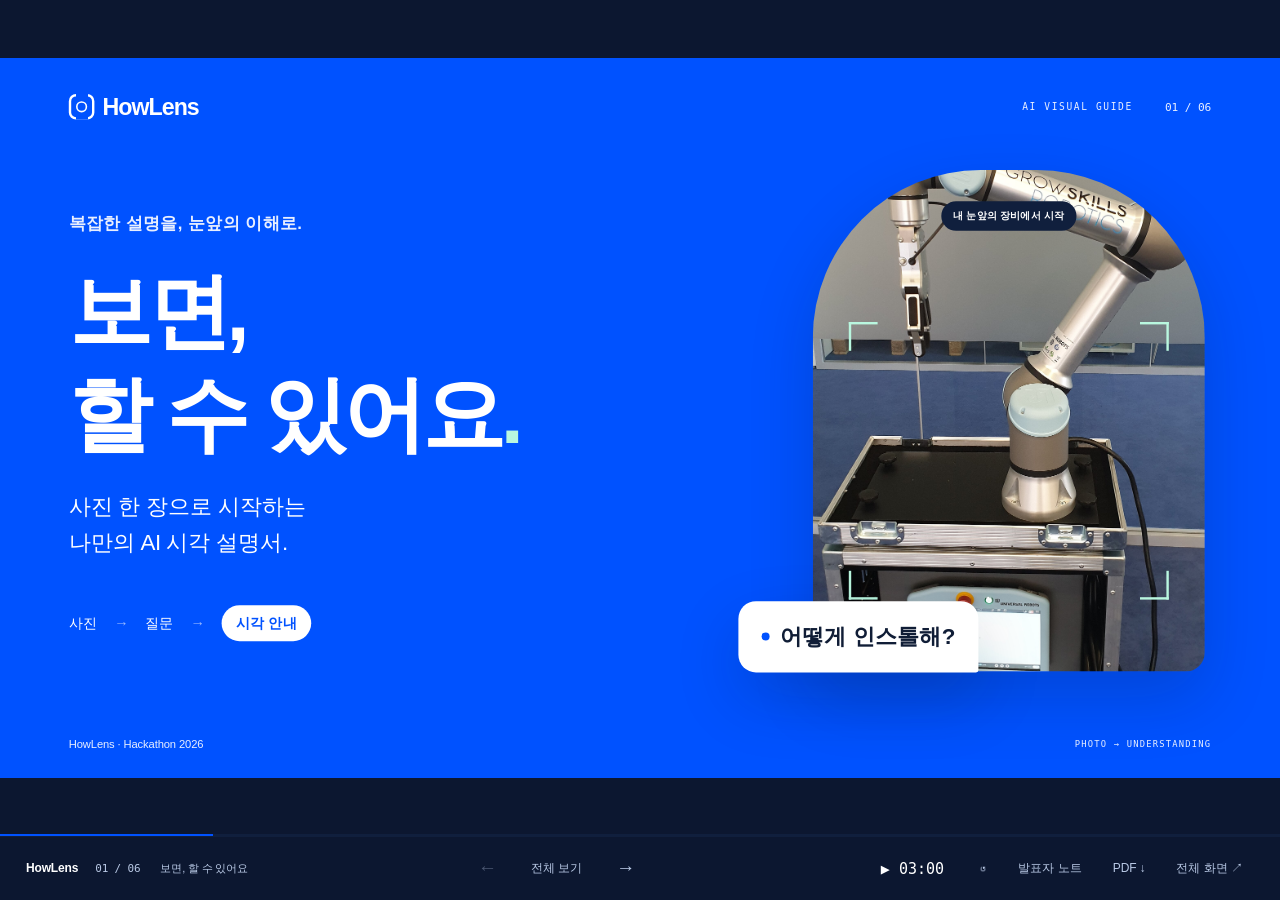
<file: docs/presentation/index.html>
<!doctype html>
<html lang="ko"><head><meta charset="utf-8"><meta name="viewport" content="width=device-width,initial-scale=1"><meta name="description" content="HowLens · 사진과 질문을 시각 설명으로 연결하는 AI 가이드. 3분 해커톤 발표."><meta name="theme-color" content="#0052ff"><title>HowLens · 3분 해커톤 발표</title><link rel="icon" href="data:,"><link rel="stylesheet" href="assets/base.css"><link rel="stylesheet" href="style.css"></head><body class="tpl-presenter-mode-reveal"><main class="deck" aria-label="HowLens 해커톤 발표"><section class="slide cover" data-title="보면, 할 수 있어요" data-duration="20">
<header class="slide-top"><span class="brand"><span class="lens-mark" aria-hidden="true"><i></i></span>How<span>Lens</span></span><span class="section-label">AI VISUAL GUIDE</span><span class="page-no">01 <span>/ 06</span></span></header>
<div class="cover-copy"><p class="eyebrow">복잡한 설명을, 눈앞의 이해로.</p><h1>보면,<br>할 수 있어요<span class="period">.</span></h1><p class="lead">사진 한 장으로 시작하는<br>나만의 AI 시각 설명서.</p><div class="journey"><span>사진</span><i>→</i><span>질문</span><i>→</i><b>시각 안내</b></div></div>
<div class="cover-photo"><img src="assets/ur5e-input.jpg" alt="실제 대화에 첨부한 로봇 팔과 조작 화면 사진"><div class="viewfinder" aria-hidden="true"><i></i><i></i><i></i><i></i></div><span class="photo-tag">내 눈앞의 장비에서 시작</span></div>
<div class="cover-bubble"><span class="bubble-dot"></span>어떻게 인스톨해?</div>
<footer class="slide-bottom"><span>HowLens · Hackathon 2026</span><span>PHOTO → UNDERSTANDING</span></footer>
<aside class="notes"><p class="note-time">00:00–00:20 · 20초</p><p>처음 보는 장비 앞에서 <strong>“어떻게 쓰지?”</strong> 하고 멈춘 적 있으신가요? 설명서는 있어도, 지금 내 눈앞에서 어디를 봐야 하는지는 어렵습니다.</p><p>HowLens는 <strong>사진과 질문을, 눈으로 이해하는 설명으로 연결하는 서비스</strong>입니다.</p></aside>
</section>
<section class="slide problem" data-title="설명과 실물 사이의 거리" data-duration="25">
<header class="slide-top"><span class="brand"><span class="lens-mark" aria-hidden="true"><i></i></span>How<span>Lens</span></span><span class="section-label">THE PROBLEM</span><span class="page-no">02 <span>/ 06</span></span></header>
<div class="problem-copy"><p class="eyebrow">설명과 실물 사이의 거리</p><h2>읽었는데도,<br><span class="blue">어디인지 모르겠다.</span></h2><p class="lead">정보를 찾은 뒤에도<br>실물에 적용하는 일은 사용자의 몫입니다.</p><ol class="friction"><li><span>01</span>정확한 제품을 찾고</li><li><span>02</span>긴 매뉴얼을 읽고</li><li><span>03</span>그림과 실물을 다시 맞추고</li></ol></div>
<div class="problem-visual"><figure class="manual-page"><div class="manual-top">USER MANUAL <span>UR5e</span></div><h3>Robot Arm</h3><img src="assets/ur5e-manual-figure.png" alt="대화가 참조한 UR5e 매뉴얼의 부품 위치 그림"><div class="text-lines" aria-hidden="true"><i></i><i></i><i></i><i></i></div><figcaption>공식 매뉴얼 · Figure 2.1</figcaption></figure><div class="gap-question">그래서,<br>어디를 봐야 하지?</div><figure class="reality-photo"><img src="assets/ur5e-input.jpg" alt="매뉴얼과 대응해 이해해야 하는 실제 장비 사진"><figcaption>내 눈앞의 장비</figcaption></figure></div>
<footer class="slide-bottom"><span>설명을 이해하는 마지막 연결이 필요합니다.</span><span>HOWLENS / 02</span></footer>
<aside class="notes"><p class="note-time">00:20–00:45 · 25초</p><p>문제는 <strong>정보가 있어도 바로 이해하기 어렵다</strong>는 것입니다. 모델명을 찾고, 긴 매뉴얼을 읽고, 그 안의 그림을 실제 장비와 다시 맞춰 봐야 합니다.</p><p>특히 처음 보는 장비라면 용어도, 부품 위치도 낯섭니다. 저희는 <strong>설명과 실물 사이의 거리</strong>를 줄이고 싶었습니다.</p><p>실제 UR5e 대화 결과를 보여드리겠습니다.</p></aside>
</section>
<section class="slide demo" data-title="UR5e 실제 대화 결과" data-duration="50">
<header class="slide-top"><span class="brand"><span class="lens-mark" aria-hidden="true"><i></i></span>How<span>Lens</span></span><span class="section-label">PRODUCT DEMO</span><span class="page-no">03 <span>/ 06</span></span></header>
<div class="demo-heading"><div><p class="eyebrow">UR5e · 실제 대화 결과</p><h2>질문하면,<br><span class="blue">이해할 장면이 됩니다.</span></h2></div><span class="replay-badge"><i></i>저장된 결과 재생</span></div>
<div class="demo-layout"><div class="demo-context"><div class="input-photo"><img src="assets/ur5e-input.jpg" alt="실제 질문에 첨부한 로봇 사진"></div><div class="question-bubble">어떻게 인스톨해?</div><div class="response-summary"><b>HowLens</b><p>현재 장착 상태와<br>설치 확인 범위를 설명해요.</p><a href="https://s3-eu-west-1.amazonaws.com/ur-support-site/225353/710-965-00_UR5e_User_Manual_en_Global.pdf" target="_blank" rel="noopener noreferrer">UR5e 공식 매뉴얼 ↗</a></div></div>
<div class="demo-result"><div class="result-tabs" role="tablist" aria-label="시연 장면 범위"><button type="button" role="tab" aria-selected="true" data-group="0">01 현재 구성</button><button type="button" role="tab" aria-selected="false" data-group="1">02 매뉴얼 연결</button><button type="button" role="tab" aria-selected="false" data-group="2">03 확인할 범위</button></div><div class="scene-view"><button type="button" class="scene-zoom" id="scene-zoom" aria-label="현재 장면 크게 보기"><img id="scene-image" src="assets/ur5e-scene-1.png" alt="현재 구성"><span class="zoom-hint">크게 보기 ↗</span></button><div class="scene-copy"><span class="scene-kicker" id="scene-kicker">사진에서 확인</span><span class="scene-number" id="scene-number">01</span><h3 id="scene-title">현재 구성</h3><p id="scene-description">로봇과 그리퍼가 장착된 현재 모습이며 설치 완료 여부는 확인되지 않았습니다.</p><div class="scene-pager" aria-label="9개 장면 선택"><button type="button" data-scene="0" aria-label="장면 1: 현재 구성" aria-pressed="true">1</button><button type="button" data-scene="1" aria-label="장면 2: 베이스 위치" aria-pressed="false">2</button><button type="button" data-scene="2" aria-label="장면 3: 장착된 그리퍼" aria-pressed="false">3</button><button type="button" data-scene="3" aria-label="장면 4: 매뉴얼 구조 그림" aria-pressed="false">4</button><button type="button" data-scene="4" aria-label="장면 5: 베이스와 어깨 영역" aria-pressed="false">5</button><button type="button" data-scene="5" aria-label="장면 6: 손목과 도구 플랜지" aria-pressed="false">6</button><button type="button" data-scene="6" aria-label="장면 7: 고정 상태 확인 범위" aria-pressed="false">7</button><button type="button" data-scene="7" aria-label="장면 8: 도구 설정 확인 범위" aria-pressed="false">8</button><button type="button" data-scene="8" aria-label="장면 9: 화면과 검증의 구분" aria-pressed="false">9</button></div><button type="button" class="text-button" id="demo-play">자동 시연 <span>▶</span></button></div></div><div class="result-caption">실제 생성 결과 · 대화는 발표용으로 축약 · AI 설명 이미지</div></div></div>
<footer class="slide-bottom"><span>부품 위치와 확인 범위 안내 · 설치 완료 판정은 포함하지 않음</span><span>HOWLENS / 03</span></footer>
<aside class="notes"><p class="note-time">00:45–01:35 · 50초</p><p><strong>실제 웹 대화의 결과</strong>입니다. 발표에서는 질문을 한 문장으로 줄였습니다. 사용자는 장비 사진과 함께 “어떻게 인스톨해?”라고 묻습니다.</p><p>HowLens는 현재 상태를 설명하고, <strong>사진에서 볼 위치</strong>를 장면으로 보여줍니다. 첫 묶음은 현재 구성, 두 번째는 <strong>공식 매뉴얼의 부품 그림</strong>, 마지막은 설치 담당자가 확인할 범위입니다.</p><p><strong>[자동 시연 버튼 또는 02·03 탭]</strong> 베이스, 그리퍼, 조작 화면을 확대하고, 설명과 연결합니다. 이 결과는 설치 완료를 판정한 것이 아니라 <strong>상태와 위치를 이해하도록 돕는 안내</strong>입니다.</p><p>핵심은 답변을 읽는 데서 끝나지 않고, 어디를 봐야 하는지 함께 보여주는 것입니다.</p></aside>
</section>
<section class="slide difference" data-title="사진 · 질문 · 근거를 함께" data-duration="35">
<header class="slide-top"><span class="brand"><span class="lens-mark" aria-hidden="true"><i></i></span>How<span>Lens</span></span><span class="section-label">WHY HOWLENS</span><span class="page-no">04 <span>/ 06</span></span></header>
<p class="eyebrow">설명에서 이해로, 세 가지 연결</p><h2>내 사진에 맞게.<br><span class="mint">내 질문에 맞게.</span></h2>
<div class="difference-grid"><article><div class="feature-visual"><img src="assets/ur5e-scene-3.png" alt="실제 생성 결과에서 그리퍼를 확대한 장면"></div><span class="feature-index">01 / CONTEXT</span><h3>내가 보는 장면</h3><p>사용자 사진의 부품과 위치를<br>확대하고 강조합니다.</p></article><article><div class="feature-visual grid-preview"><img src="assets/ur5e-grid.png" alt="질문에 맞춰 생성된 아홉 개 설명 장면 전체"></div><span class="feature-index">02 / VISUAL</span><h3>질문별 시각 설명</h3><p>요청에 맞춰 장면을 구성하고<br>한국어 설명과 연결합니다.</p></article><article><div class="feature-visual evidence-preview"><span class="source-label">OFFICIAL MANUAL</span><img src="assets/ur5e-manual-figure.png" alt="원본 매뉴얼 부품 도면"><span class="source-page">Figure 2.1 · PDF p.12</span></div><span class="feature-index">03 / EVIDENCE</span><h3>근거가 보이는 답변</h3><p>사진·매뉴얼·일반 지식을 구분하고<br>확인한 출처를 함께 보여줍니다.</p></article></div>
<footer class="slide-bottom"><span>9장은 시각 설명의 묶음입니다. 작업을 9단계로 강제하지 않습니다.</span><span>HOWLENS / 04</span></footer>
<aside class="notes"><p class="note-time">01:35–02:10 · 35초</p><p>HowLens의 핵심은 <strong>사진, 질문, 근거를 함께 연결</strong>한다는 점입니다.</p><p>첫째, 내가 보는 장비에서 설명을 시작합니다. 둘째, 질문마다 필요한 장면을 새로 구성하고 한국어 설명을 붙입니다. 아홉 장은 그림을 만드는 묶음이고, 실제 작업 단계와는 구분합니다.</p><p>셋째, <strong>어떤 설명이 사진에서 왔고, 어떤 설명이 매뉴얼에 근거하는지</strong> 보여줍니다. 생성 이미지의 정확성은 별도 확인이 필요하며, 이 예시도 위치를 이해하기 위한 설명입니다.</p></aside>
</section>
<section class="slide architecture" data-title="웹과 앱을 잇는 하나의 흐름" data-duration="30">
<header class="slide-top"><span class="brand"><span class="lens-mark" aria-hidden="true"><i></i></span>How<span>Lens</span></span><span class="section-label">HOW IT WORKS</span><span class="page-no">05 <span>/ 06</span></span></header>
<p class="eyebrow">웹에서 검증하고, 앱으로 연결</p><h2>사진에서 설명까지,<br><span class="blue">하나의 흐름으로.</span></h2>
<div class="architecture-flow"><article class="flow-node"><span class="node-step">01</span><span class="node-icon">↗</span><h3>사진 + 질문</h3><p>Web / Android</p><div class="node-detail">Kotlin · Compose · CameraX</div></article><span class="flow-arrow">→</span><article class="flow-node server-node"><span class="node-step">02</span><span class="node-icon">⌘</span><h3>맥락과 자료 연결</h3><p>FastAPI</p><div class="node-detail">대화 · 사진 · 등록 매뉴얼</div></article><span class="flow-arrow">→</span><article class="flow-node"><span class="node-step">03</span><span class="node-icon">✳</span><h3>설명과 장면 구성</h3><p>Multimodal AI</p><div class="node-detail">분석 → 계획 → 이미지 생성</div></article><span class="flow-arrow">→</span><article class="flow-node answer-node"><span class="node-step">04</span><span class="node-icon">✓</span><h3>같은 채팅에서</h3><p>Text + Visual</p><div class="node-detail">한국어 답변 · 장면 · 근거</div></article></div>
<div class="implementation-strip"><div><b>텍스트 먼저</b><span>그림을 기다리는 동안 설명 제공</span></div><div><b>진행 상황 표시</b><span>분석부터 생성까지 상태 확인</span></div><div><b>서버에서 AI 호출</b><span>웹과 앱이 같은 API 사용</span></div></div>
<footer class="slide-bottom"><span>MVP 구성 · UR5e 사례는 저장된 실제 웹 결과</span><span>HOWLENS / 05</span></footer>
<aside class="notes"><p class="note-time">02:10–02:40 · 30초</p><p>구조는 하나로 연결되어 있습니다. 웹이나 Android 앱에서 사진과 질문을 보내면, <strong>FastAPI 서버가 대화와 사용할 자료를 연결</strong>합니다. AI가 설명과 장면을 구성하고, 같은 채팅에 결과를 표시합니다.</p><p><strong>텍스트를 먼저 보여주고</strong>, 이미지가 생성되는 동안 진행 상태를 표시합니다. 웹과 앱은 같은 API를 사용합니다.</p><p>이번 발표에서 보신 UR5e 예시는 실제 웹 대화에서 생성한 결과입니다.</p></aside>
</section>
<section class="slide closing" data-title="보면, 할 수 있어요" data-duration="20">
<header class="slide-top"><span class="brand"><span class="lens-mark" aria-hidden="true"><i></i></span>How<span>Lens</span></span><span class="section-label">OUR VISION</span><span class="page-no">06 <span>/ 06</span></span></header>
<div class="closing-copy"><p class="eyebrow">처음 보는 장비 앞에서도</p><h2>복잡한 설명을,<br><span>눈앞의 이해로.</span></h2><p class="lead">사진 한 장이 이해의 시작이 되도록.</p><div class="closing-brand"><span class="brand"><span class="lens-mark" aria-hidden="true"><i></i></span>How<span>Lens</span></span></div><p class="closing-tagline">보면, 할 수 있어요.</p></div><div class="closing-mosaic" aria-hidden="true"><img src="assets/ur5e-scene-2.png" alt=""><img src="assets/ur5e-scene-6.png" alt=""><img src="assets/ur5e-scene-3.png" alt=""><img src="assets/ur5e-scene-9.png" alt=""></div>
<footer class="slide-bottom"><span>HowLens · Thank you</span><span>LET’S MAKE IT VISIBLE.</span></footer>
<aside class="notes"><p class="note-time">02:40–03:00 · 20초</p><p>저희가 만들고 싶은 경험은 간단합니다. 처음 보는 장비 앞에서도 사진을 찍고 물으면, <strong>이해해야 할 위치와 맥락이 보이는 것</strong>입니다.</p><p>복잡한 설명을 눈앞의 이해로 바꾸는 HowLens.</p><p><strong>보면, 할 수 있어요.</strong> 감사합니다.</p></aside>
</section></main>
<nav class="presentation-controls" aria-label="발표 도구"><div class="control-left"><span class="control-brand">HowLens</span><span class="control-count" id="control-count">01 / 06</span><span class="control-title" id="control-title">보면, 할 수 있어요</span></div><div class="control-center"><button type="button" id="previous" aria-label="이전 슬라이드">←</button><button type="button" id="overview" title="전체 슬라이드 (O)">전체 보기</button><button type="button" id="next" aria-label="다음 슬라이드">→</button></div><div class="control-right"><button type="button" id="timer-toggle" title="타이머 시작 / 일시 정지 (P)"><span id="timer-icon">▶</span> <time id="countdown">03:00</time></button><button type="button" id="timer-reset" aria-label="타이머 초기화" title="타이머 초기화 (R)">↺</button><button type="button" id="presenter" title="발표자 창 (S)">발표자 노트</button><a class="pdf-download" href="HowLens-3min.pdf" download aria-label="발표 PDF 다운로드">PDF ↓</a><button type="button" id="fullscreen" title="전체 화면 (F)">전체 화면 ↗</button></div></nav>
<dialog id="image-dialog" aria-label="UR5e 설명 장면 확대"><button type="button" id="close-dialog" aria-label="확대 닫기">×</button><img id="dialog-image" alt=""><p id="dialog-caption"></p></dialog>
<script src="assets/ur5e-demo.js"></script><script src="assets/runtime.js"></script><script src="app.js"></script></body></html>
</file>
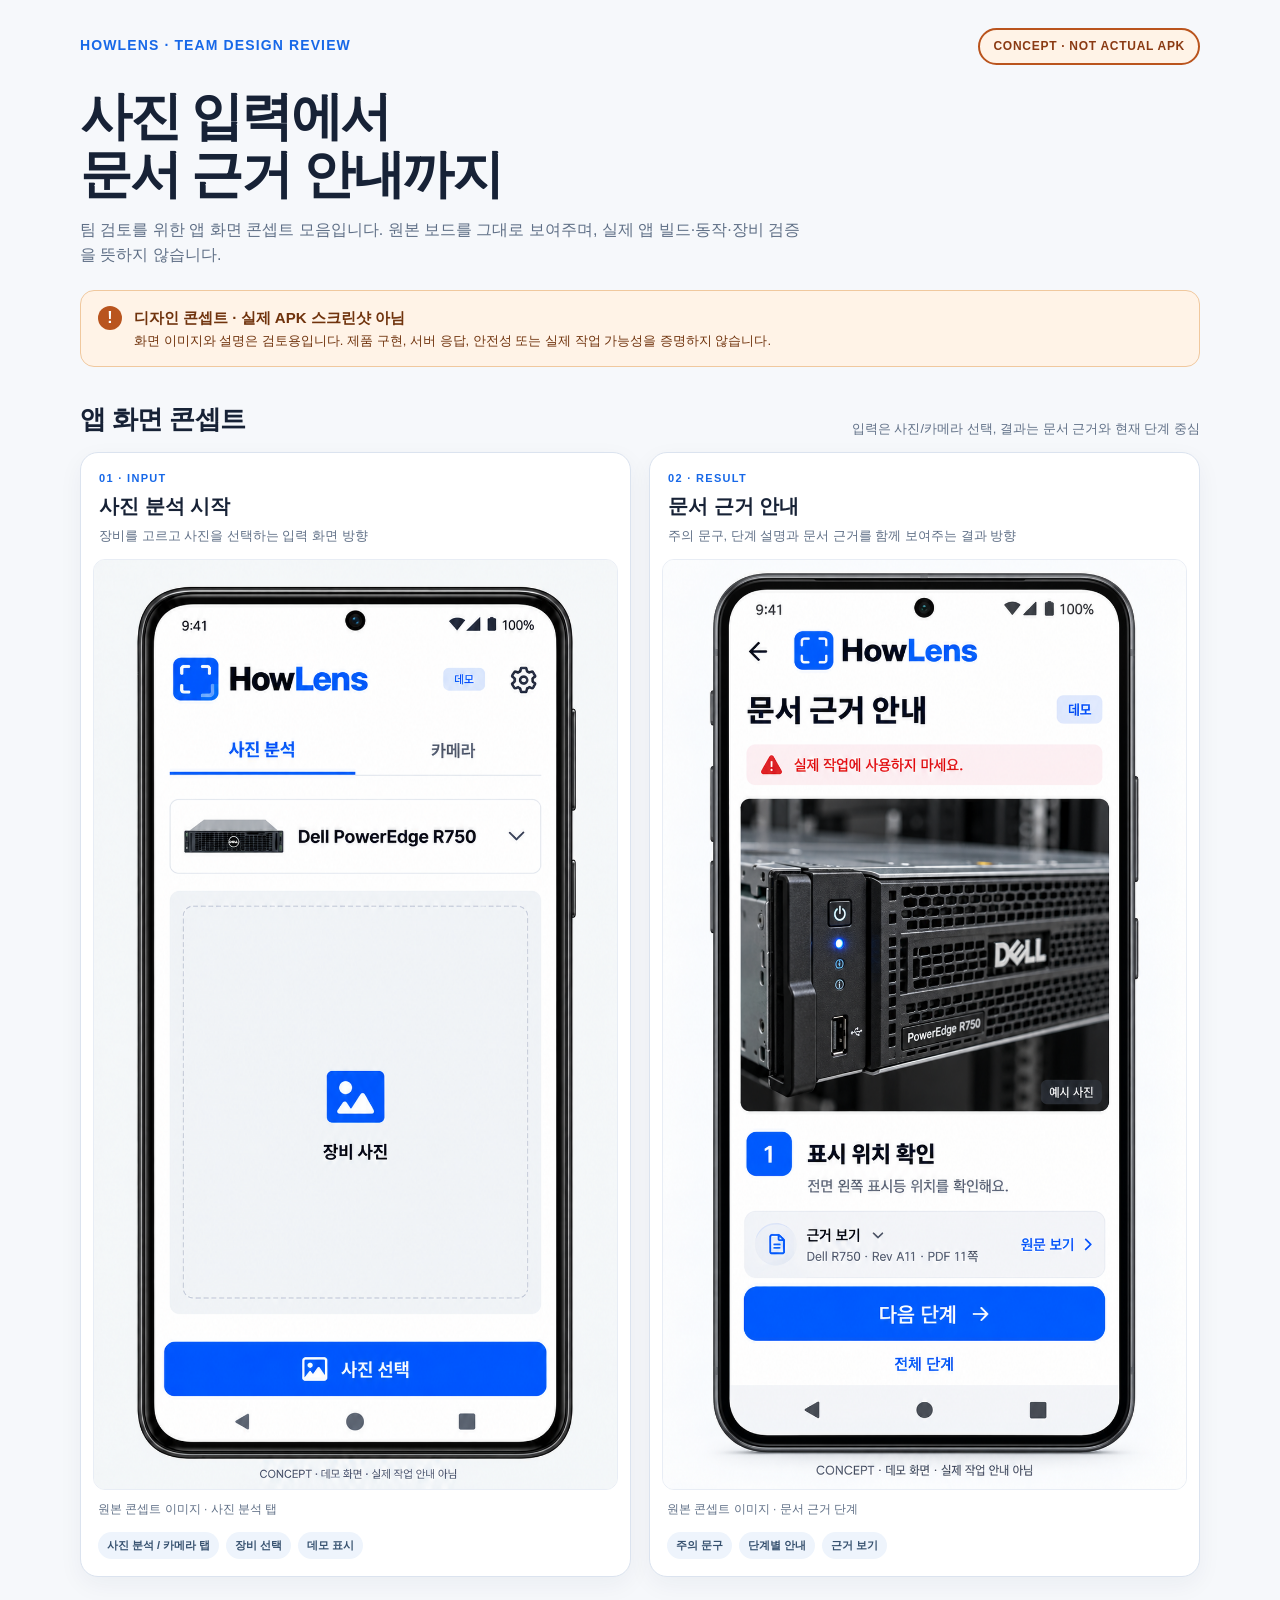
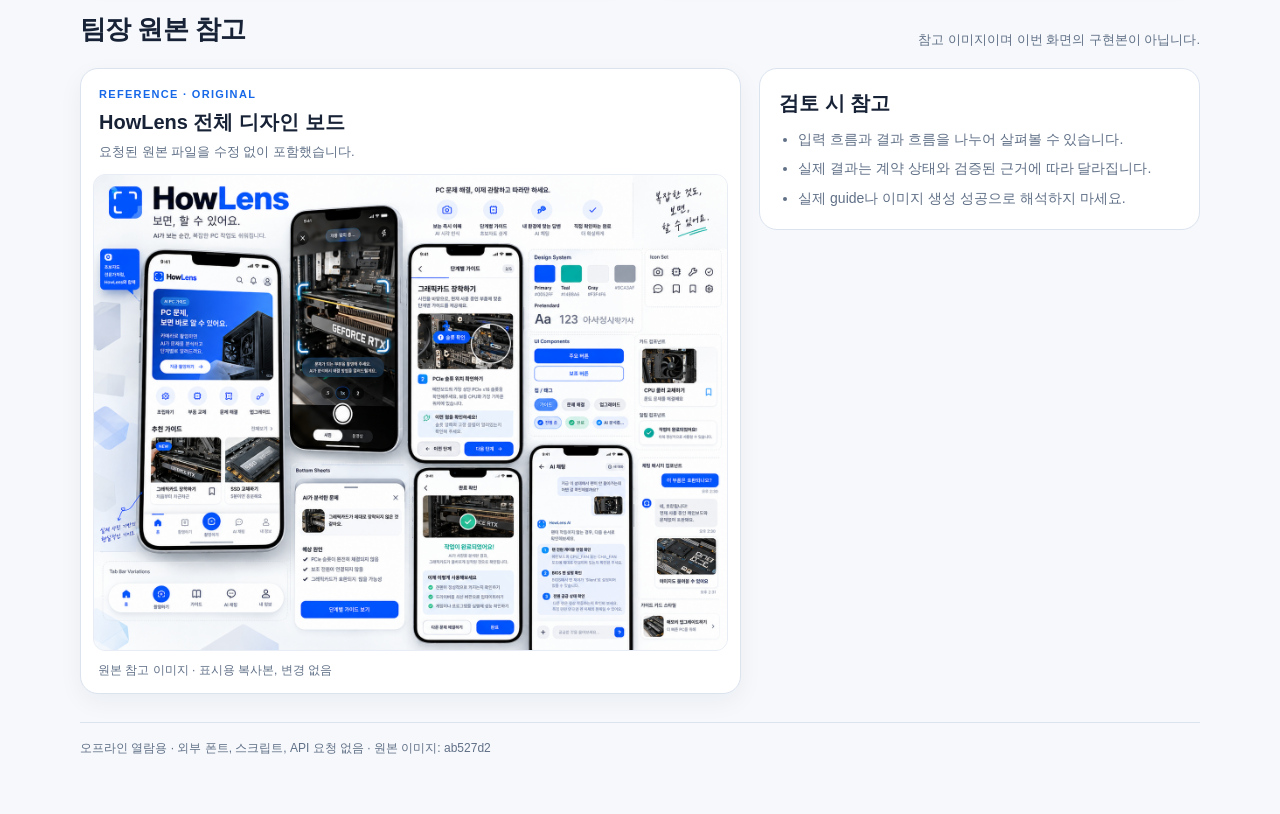
<file: docs/assets/design-review/index.html>
<!doctype html>
<html lang="ko">
<head>
  <meta charset="utf-8">
  <meta name="viewport" content="width=device-width, initial-scale=1">
  <meta name="color-scheme" content="light">
  <title>HowLens · 디자인 콘셉트 검토</title>
  <style>
    :root {
      color-scheme: light;
      --ink: #172236;
      --muted: #607087;
      --line: #dbe3ef;
      --blue: #1768e8;
      --pale: #f3f7fd;
      --warning: #8a3a13;
      --warning-bg: #fff3e7;
    }
    * { box-sizing: border-box; }
    body {
      margin: 0;
      color: var(--ink);
      background: #f6f8fb;
      font-family: -apple-system, BlinkMacSystemFont, "Segoe UI", "Noto Sans KR", sans-serif;
      line-height: 1.55;
    }
    .page { width: min(1120px, calc(100% - 32px)); margin: 0 auto; padding: 28px 0 56px; }
    .topline { display: flex; align-items: center; justify-content: space-between; gap: 16px; margin-bottom: 22px; }
    .brand { font-size: 14px; font-weight: 800; letter-spacing: .08em; color: var(--blue); }
    .stamp { border: 2px solid #ba541d; color: #8a3a13; background: var(--warning-bg); border-radius: 999px; padding: 7px 13px; font-size: 12px; font-weight: 900; letter-spacing: .06em; }
    h1 { margin: 0; font-size: clamp(30px, 5vw, 52px); line-height: 1.13; letter-spacing: -.045em; }
    .dek { max-width: 720px; color: var(--muted); font-size: 16px; margin: 14px 0 22px; }
    .notice { display: grid; grid-template-columns: auto 1fr; gap: 12px; align-items: start; padding: 15px 17px; border: 1px solid #f0c89e; border-radius: 14px; background: var(--warning-bg); color: #70330d; margin: 22px 0 30px; }
    .notice strong { display: block; font-size: 15px; }
    .notice p { margin: 2px 0 0; font-size: 13px; }
    .notice-mark { display: grid; place-items: center; width: 24px; height: 24px; border-radius: 50%; color: white; background: #b9541e; font-weight: 900; }
    .section-head { display: flex; align-items: end; justify-content: space-between; gap: 16px; margin: 32px 0 13px; }
    h2 { margin: 0; font-size: clamp(20px, 3vw, 26px); letter-spacing: -.025em; }
    .section-head p { color: var(--muted); margin: 0; font-size: 13px; }
    .grid { display: grid; grid-template-columns: repeat(2, minmax(0, 1fr)); gap: 18px; }
    .card { overflow: hidden; border: 1px solid var(--line); border-radius: 18px; background: white; box-shadow: 0 8px 24px rgb(28 48 82 / 5%); }
    .card-head { padding: 17px 18px 12px; }
    .eyebrow { color: var(--blue); font-size: 11px; text-transform: uppercase; letter-spacing: .12em; font-weight: 900; }
    h3 { margin: 4px 0 4px; font-size: 20px; }
    .card-head p { margin: 0; color: var(--muted); font-size: 13px; }
    figure { margin: 0; padding: 0 12px 12px; }
    figure img { display: block; width: 100%; height: auto; border: 1px solid #e8edf5; border-radius: 12px; background: var(--pale); }
    figcaption { padding: 10px 5px 2px; color: var(--muted); font-size: 12px; }
    .tags { display: flex; flex-wrap: wrap; gap: 7px; padding: 0 17px 17px; }
    .tag { padding: 5px 9px; border-radius: 999px; color: #36516f; background: #eef4fc; font-size: 11px; font-weight: 700; }
    .reference { margin-top: 18px; display: grid; grid-template-columns: minmax(0, 1.2fr) minmax(220px, .8fr); gap: 18px; align-items: start; }
    .reference .card { display: grid; grid-template-columns: minmax(0, 1fr); }
    .reference figure img { max-height: 520px; object-fit: contain; }
    .notes { padding: 19px; border: 1px solid var(--line); border-radius: 18px; background: white; }
    .notes h3 { margin-top: 0; }
    .notes ul { margin: 10px 0 0; padding-left: 19px; color: var(--muted); font-size: 14px; }
    .notes li + li { margin-top: 8px; }
    footer { margin-top: 28px; padding-top: 16px; border-top: 1px solid var(--line); color: var(--muted); font-size: 12px; }
    @media (max-width: 700px) {
      .page { width: min(100% - 22px, 520px); padding-top: 17px; }
      .topline { align-items: start; flex-direction: column; }
      .grid, .reference { grid-template-columns: 1fr; }
      .section-head { align-items: start; flex-direction: column; gap: 4px; }
      .card-head { padding: 14px 14px 10px; }
      figure { padding: 0 9px 9px; }
      .reference figure img { max-height: none; }
    }
  </style>
</head>
<body>
  <main class="page">
    <div class="topline">
      <div class="brand">HOWLENS · TEAM DESIGN REVIEW</div>
      <div class="stamp">CONCEPT · NOT ACTUAL APK</div>
    </div>

    <h1>사진 입력에서<br>문서 근거 안내까지</h1>
    <p class="dek">팀 검토를 위한 앱 화면 콘셉트 모음입니다. 원본 보드를 그대로 보여주며, 실제 앱 빌드·동작·장비 검증을 뜻하지 않습니다.</p>

    <aside class="notice" aria-label="콘셉트 안내">
      <span class="notice-mark" aria-hidden="true">!</span>
      <div>
        <strong>디자인 콘셉트 · 실제 APK 스크린샷 아님</strong>
        <p>화면 이미지와 설명은 검토용입니다. 제품 구현, 서버 응답, 안전성 또는 실제 작업 가능성을 증명하지 않습니다.</p>
      </div>
    </aside>

    <section aria-labelledby="screens-title">
      <div class="section-head">
        <h2 id="screens-title">앱 화면 콘셉트</h2>
        <p>입력은 사진/카메라 선택, 결과는 문서 근거와 현재 단계 중심</p>
      </div>
      <div class="grid">
        <article class="card">
          <header class="card-head">
            <div class="eyebrow">01 · Input</div>
            <h3>사진 분석 시작</h3>
            <p>장비를 고르고 사진을 선택하는 입력 화면 방향</p>
          </header>
          <figure>
            <img src="assets/howlens-input-concept.png" alt="HowLens 사진 분석 탭, 장비 선택, 사진 자리와 사진 선택 버튼을 보여주는 입력 화면 콘셉트">
            <figcaption>원본 콘셉트 이미지 · 사진 분석 탭</figcaption>
          </figure>
          <div class="tags"><span class="tag">사진 분석 / 카메라 탭</span><span class="tag">장비 선택</span><span class="tag">데모 표시</span></div>
        </article>

        <article class="card">
          <header class="card-head">
            <div class="eyebrow">02 · Result</div>
            <h3>문서 근거 안내</h3>
            <p>주의 문구, 단계 설명과 문서 근거를 함께 보여주는 결과 방향</p>
          </header>
          <figure>
            <img src="assets/howlens-result-concept.png" alt="HowLens 문서 근거 안내, 실제 작업에 사용하지 말라는 경고, 예시 사진, 단계 설명과 근거 보기를 보여주는 결과 화면 콘셉트">
            <figcaption>원본 콘셉트 이미지 · 문서 근거 단계</figcaption>
          </figure>
          <div class="tags"><span class="tag">주의 문구</span><span class="tag">단계별 안내</span><span class="tag">근거 보기</span></div>
        </article>
      </div>
    </section>

    <section aria-labelledby="reference-title">
      <div class="section-head">
        <h2 id="reference-title">팀장 원본 참고</h2>
        <p>참고 이미지이며 이번 화면의 구현본이 아닙니다.</p>
      </div>
      <div class="reference">
        <article class="card">
          <header class="card-head">
            <div class="eyebrow">Reference · Original</div>
            <h3>HowLens 전체 디자인 보드</h3>
            <p>요청된 원본 파일을 수정 없이 포함했습니다.</p>
          </header>
          <figure>
            <img src="assets/team-lead-howlens-original.png" alt="팀장 제공 HowLens 앱 및 디자인 시스템 전체 참고 보드 원본">
            <figcaption>원본 참고 이미지 · 표시용 복사본, 변경 없음</figcaption>
          </figure>
        </article>
        <aside class="notes">
          <h3>검토 시 참고</h3>
          <ul>
            <li>입력 흐름과 결과 흐름을 나누어 살펴볼 수 있습니다.</li>
            <li>실제 결과는 계약 상태와 검증된 근거에 따라 달라집니다.</li>
            <li>실제 guide나 이미지 생성 성공으로 해석하지 마세요.</li>
          </ul>
        </aside>
      </div>
    </section>

    <footer>오프라인 열람용 · 외부 폰트, 스크립트, API 요청 없음 · 원본 이미지: ab527d2</footer>
  </main>
</body>
</html>
</file>
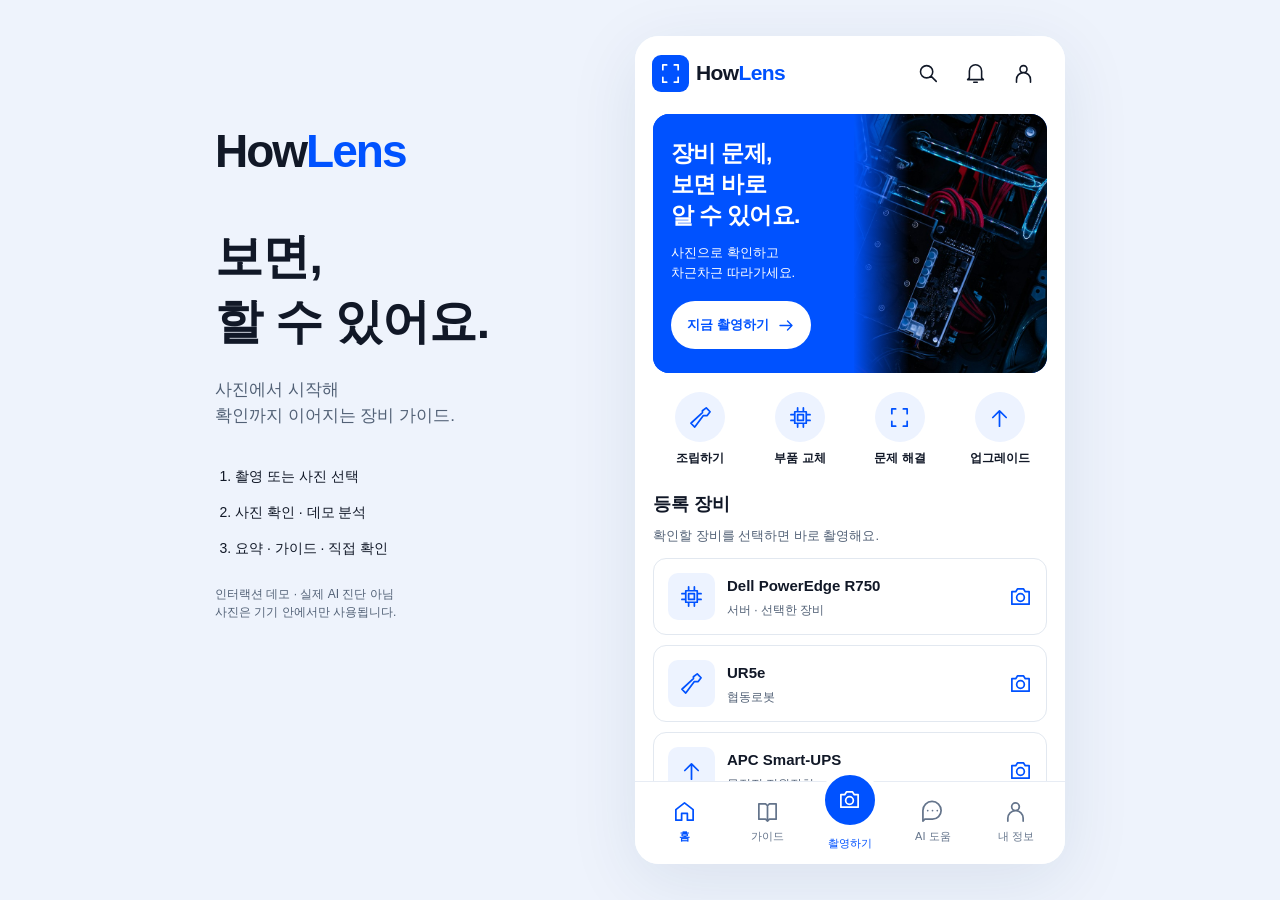
<file: docs/mockups/reference-ui/index.html>
<!doctype html><html lang="ko"><meta charset="utf-8"><meta name="viewport" content="width=device-width,initial-scale=1"><title>HowLens · reference UI demo</title><link rel="stylesheet" href="style.css"><body><aside class="overview"><h1>How<span>Lens</span></h1><h2>보면,<br>할 수 있어요.</h2><p>사진에서 시작해<br>확인까지 이어지는 장비 가이드.</p><ol><li>촬영 또는 사진 선택</li><li>사진 확인 · 데모 분석</li><li>요약 · 가이드 · 직접 확인</li></ol><p class="note">인터랙션 데모 · 실제 AI 진단 아님<br>사진은 기기 안에서만 사용됩니다.</p></aside><div class="app"><header><button class="brand" data-go="home" aria-label="HowLens 홈"><i data-icon="scan"></i>How<span>Lens</span></button><div class="tools"><button data-go="guides" aria-label="검색"><i data-icon="search"></i></button><button data-go="notifications" aria-label="알림"><i data-icon="bell"></i></button><button data-go="profile" aria-label="내 정보"><i data-icon="user"></i></button></div></header><main id="main"></main><nav aria-label="주 메뉴"><button data-go="home"><i data-icon="home"></i>홈</button><button data-go="guides"><i data-icon="book"></i>가이드</button><button class="camera-nav" data-go="camera"><b><i data-icon="camera"></i></b>촬영하기</button><button data-go="help"><i data-icon="chat"></i>AI 도움</button><button data-go="profile"><i data-icon="user"></i>내 정보</button></nav></div><input type="file" accept="image/jpeg,image/png" id="upload" hidden><script src="app.js"></script></body></html>
</file>
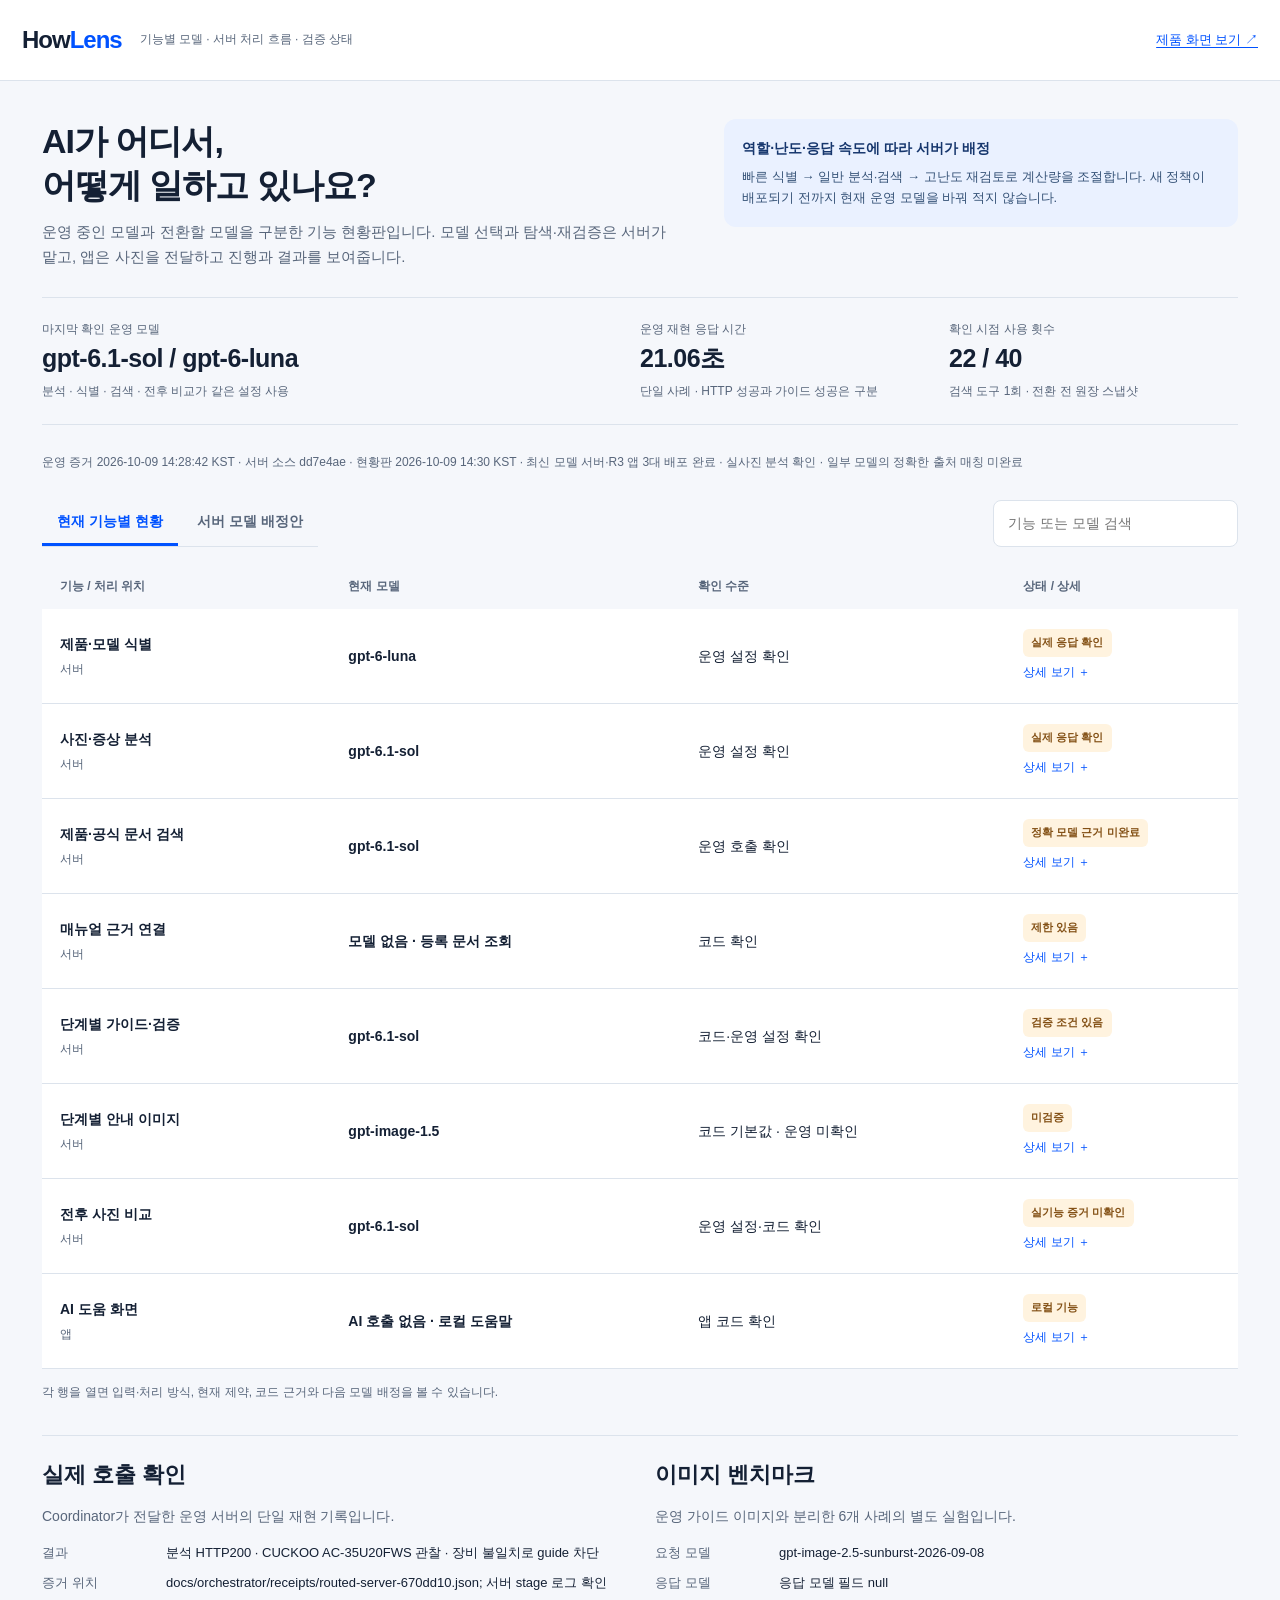
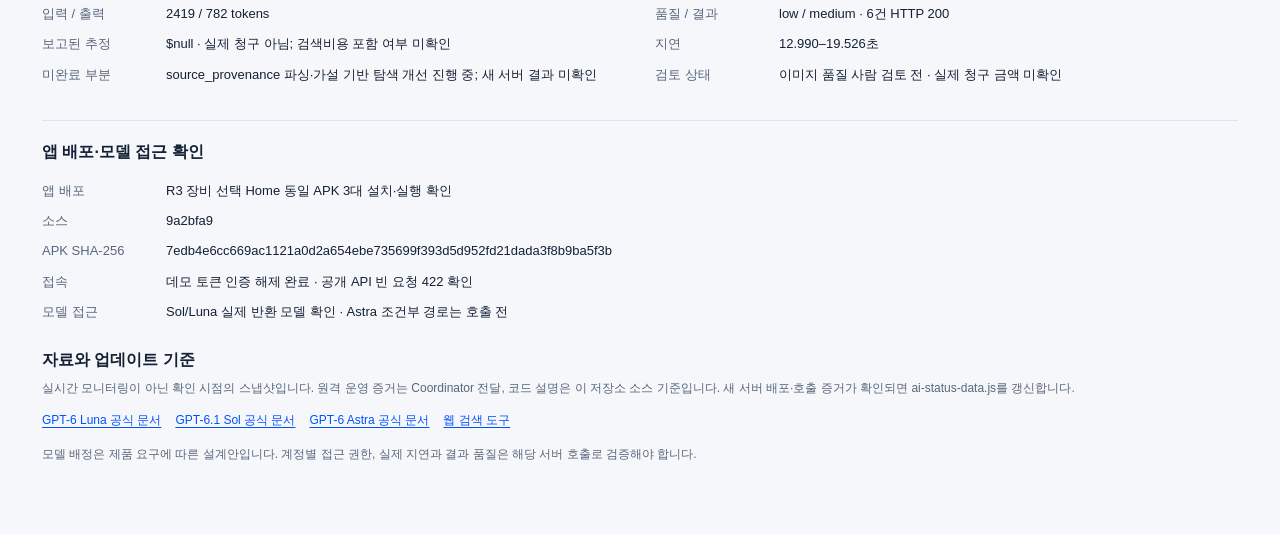
<file: docs/workers/app/reference-ui/ai-status.html>
<!doctype html><html lang="ko"><head><meta charset="utf-8"><meta name="viewport" content="width=device-width,initial-scale=1"><title>HowLens · AI 운영 현황</title><style>
:root{--blue:#0052ff;--ink:#142034;--muted:#58667b;--line:#dce3ec;--bg:#f5f7fb;--teal:#087d6e;--amber:#92540e}*{box-sizing:border-box}body{margin:0;font:14px/1.65 Pretendard,-apple-system,BlinkMacSystemFont,"Noto Sans KR",sans-serif;color:var(--ink);background:var(--bg)}button,input,select{font:inherit}button,a,input,summary{touch-action:manipulation}button{min-height:44px;cursor:pointer}a{color:var(--blue);text-underline-offset:3px;overflow-wrap:anywhere}button:focus-visible,a:focus-visible,input:focus-visible,summary:focus-visible{outline:3px solid #14b8a6;outline-offset:3px}::selection{background:#c5d8ff}input{caret-color:var(--blue)}header{background:white;border-bottom:1px solid var(--line);padding:20px max(22px,calc((100vw - 1240px)/2));display:flex;align-items:center;gap:18px}.logo{font-size:24px;font-weight:800;letter-spacing:-1px;white-space:nowrap}.logo span{color:var(--blue)}header p{margin:0;color:var(--muted);font-size:12px}header a{margin-left:auto;font-size:13px}main{max-width:1240px;margin:auto;padding:38px 22px 70px}h1{font-size:34px;line-height:1.3;margin:0 0 13px;letter-spacing:-1px}h2{font-size:22px;line-height:1.4;margin:0 0 14px}h3{font-size:16px;margin:0 0 6px}p{margin:0;color:var(--muted)}.intro{display:grid;grid-template-columns:1.25fr 1fr;gap:40px;align-items:start;margin-bottom:28px}.intro p{max-width:660px;font-size:15px}.notice{background:#eaf1ff;border-radius:12px;padding:18px;color:#16366d}.notice strong{display:block;margin-bottom:6px}.notice p{font-size:13px;color:#355277}.runtime{display:grid;grid-template-columns:2fr 1fr 1fr;gap:20px;border-block:1px solid var(--line);padding:22px 0;margin-bottom:28px}.runtime .value{font-size:25px;font-weight:700;letter-spacing:-.5px;line-height:1.5}.runtime .label{font-size:12px;color:var(--muted)}.runtime .detail{font-size:12px;color:var(--muted);margin-top:4px}.controls{display:flex;justify-content:space-between;align-items:center;gap:16px;margin:28px 0 18px;flex-wrap:wrap}.tabs{display:flex;gap:4px;border-bottom:1px solid var(--line)}.tabs button{border:0;background:none;padding:10px 15px;color:var(--muted);font-weight:600;border-bottom:3px solid transparent}.tabs button[aria-pressed=true]{color:var(--blue);border-color:var(--blue)}input{padding:11px 14px;border:1px solid var(--line);border-radius:8px;min-width:245px;background:white;color:var(--ink)}.legend{font-size:12px;margin:0 0 18px;color:var(--muted)}.tablehead{display:grid;grid-template-columns:1.1fr 1.35fr 1.25fr .8fr;gap:18px;padding:12px 18px;font-size:12px;font-weight:600;color:var(--muted)}details{background:white;border-bottom:1px solid var(--line)}summary{display:grid;grid-template-columns:1.1fr 1.35fr 1.25fr .8fr;gap:18px;align-items:center;list-style:none;cursor:pointer;padding:20px 18px;min-height:94px}summary::-webkit-details-marker{display:none}summary:hover{background:#f0f5ff}.feature-title{font-weight:700}.small{display:block;font-size:12px;color:var(--muted);font-weight:400;margin-top:4px}.model{font-weight:650;overflow-wrap:anywhere}.pill{display:inline-block;font-size:11px;line-height:1.45;font-weight:600;border-radius:6px;padding:6px 8px;background:#eef2f7;color:#415269}.pill.good{background:#e6f5ef;color:#0a6d55}.pill.pending{background:#fff3df;color:#835015}.expand{font-size:12px;color:var(--blue);margin-top:6px}.details-body{padding:4px 18px 25px;display:grid;grid-template-columns:1fr 1fr;gap:24px;background:white}.details-body p{font-size:13px;margin-bottom:14px;line-height:1.8}.provenance{grid-column:1/-1;font-size:12px;border-top:1px solid var(--line);padding-top:12px;color:var(--muted)}.future{margin-top:28px;border:1px solid var(--line);background:white;border-radius:12px;padding:24px}.route-grid{display:grid;grid-template-columns:repeat(4,1fr);gap:20px;margin:24px 0}.route{padding-top:15px;border-top:3px solid var(--blue)}.route .model{font-size:18px;margin-bottom:7px}.route p{font-size:12px;margin-top:8px}.flow{display:flex;align-items:stretch;gap:10px;margin:20px 0;flex-wrap:wrap}.flow span{padding:10px 14px;background:#edf3ff;color:#153e83;border-radius:8px;font-weight:600}.callout{background:#edf7f5;padding:18px;border-radius:10px;color:#1d5d54;font-size:13px}.bench{display:grid;grid-template-columns:1fr 1fr;gap:30px;margin-top:32px;padding-top:24px;border-top:1px solid var(--line)}dl{margin:14px 0 0;display:grid;grid-template-columns:110px 1fr;gap:9px 14px;font-size:13px}dt{color:var(--muted)}dd{margin:0;overflow-wrap:anywhere}.sources{margin-top:35px;font-size:12px;border-top:1px solid var(--line);padding-top:18px}.sources a{margin-right:14px}.empty{padding:28px;background:white}.hidden{display:none}.footnote{font-size:12px;margin-top:14px}.toolbar-button{border:1px solid var(--line);border-radius:8px;background:white;color:var(--blue);padding:8px 16px}.scope{display:flex;gap:30px;padding-top:22px;margin-top:24px;border-top:1px solid var(--line)}.scope p{font-size:13px}.scope>div{flex:1}@media(max-width:800px){.intro{grid-template-columns:1fr;gap:18px}.runtime{grid-template-columns:1fr 1fr}.runtime>div:first-child{grid-column:1/-1}.route-grid{grid-template-columns:1fr 1fr}.tablehead{display:none}summary{grid-template-columns:1fr 1fr;gap:10px}.details-body{grid-template-columns:1fr;gap:6px}.bench{grid-template-columns:1fr}.scope{flex-direction:column;gap:16px}header{padding:16px 20px}header p{display:none}}@media(max-width:460px){main{padding:26px 16px 40px}h1{font-size:29px}.route-grid{grid-template-columns:1fr}.controls{align-items:stretch}.tabs{width:100%}.tabs button{flex:1;padding:10px 8px;font-size:13px}input{width:100%;min-width:0}summary{padding:16px 12px}.details-body{padding:2px 12px 22px}.future{padding:18px}.runtime .value{font-size:22px}header a{font-size:11px}.bench dl{grid-template-columns:94px 1fr}}@media print{.controls,.toolbar-button{display:none}body{background:white}main{max-width:none}.hidden{display:block}details{break-inside:avoid}}
</style></head><body><header><div class="logo">How<span>Lens</span></div><p>기능별 모델 · 서버 처리 흐름 · 검증 상태</p><a href="index.html">제품 화면 보기 ↗</a></header><main><section class="intro"><div><h1>AI가 어디서,<br>어떻게 일하고 있나요?</h1><p>운영 중인 모델과 전환할 모델을 구분한 기능 현황판입니다. 모델 선택과 탐색·재검증은 서버가 맡고, 앱은 사진을 전달하고 진행과 결과를 보여줍니다.</p></div><div class="notice"><strong>역할·난도·응답 속도에 따라 서버가 배정</strong><p>빠른 식별 → 일반 분석·검색 → 고난도 재검토로 계산량을 조절합니다. 새 정책이 배포되기 전까지 현재 운영 모델을 바꿔 적지 않습니다.</p></div></section><section class="runtime" id="runtime"></section><p class="legend" id="snapshot"></p><div class="controls"><div class="tabs" aria-label="현황 보기"><button data-tab="current" aria-pressed="true">현재 기능별 현황</button><button data-tab="target" aria-pressed="false">서버 모델 배정안</button></div><input id="search" aria-label="기능 또는 모델 검색" placeholder="기능 또는 모델 검색"></div><section id="current"><div class="tablehead"><span>기능 / 처리 위치</span><span>현재 모델</span><span>확인 수준</span><span>상태 / 상세</span></div><div id="features"></div><p class="footnote">각 행을 열면 입력·처리 방식, 현재 제약, 코드 근거와 다음 모델 배정을 볼 수 있습니다.</p></section><section id="target" class="hidden"><div class="future"><h2>서버가 모델과 도구를 선택합니다.</h2><p>아래는 최신 사용자 요청을 반영한 배정안이며, 운영에 적용된 설정으로 표시하지 않습니다.</p><div class="route-grid" id="routes"></div><h3>한 번의 요청 안에서 끝까지 이어가는 흐름</h3><div class="flow"><span>사진·증상 관찰</span><span>모델 가설</span><span>공식 문서 검색</span><span>후보·문서 재검증</span><span>근거를 갖춘 안내</span></div><div class="callout">첫 판독으로 끝내지 않습니다. 후보가 충돌하면 검색어와 관찰을 바꿔 다시 찾고, 복잡한 문제는 더 강한 모델로 올립니다. 서버의 총 작업 시간·단계별 시도 한도·취소 신호로 제어하고, 실제 사용한 모델과 검색 출처를 기록합니다.</div><div class="scope"><div><h3>서버</h3><p>작업 분류, 모델·추론량 선택, 검색, 문서 내용 대조, 가이드 구성, 재시도, 취소·호출 한도.</p></div><div><h3>앱</h3><p>사진·설명 전송, 처리 상태, 출처와 가이드 표시. 추가 모델 호출·추론 경로를 앱에 넣지 않습니다.</p></div></div></div></section><section class="bench"><div><h2>실제 호출 확인</h2><p>Coordinator가 전달한 운영 서버의 단일 재현 기록입니다.</p><dl id="actual"></dl></div><div><h2>이미지 벤치마크</h2><p>운영 가이드 이미지와 분리한 6개 사례의 별도 실험입니다.</p><dl id="benchmark"></dl></div></section><section class="sources"><h3>앱 배포·모델 접근 확인</h3><dl id="deployment"></dl><h3 style="margin-top:24px">자료와 업데이트 기준</h3><p>실시간 모니터링이 아닌 확인 시점의 스냅샷입니다. 원격 운영 증거는 Coordinator 전달, 코드 설명은 이 저장소 소스 기준입니다. 새 서버 배포·호출 증거가 확인되면 ai-status-data.js를 갱신합니다.</p><p style="margin-top:12px"><a href="https://developers.openai.com/api/docs/models/gpt-6-luna">GPT-6 Luna 공식 문서</a><a href="https://developers.openai.com/api/docs/models/gpt-6.1-sol">GPT-6.1 Sol 공식 문서</a><a href="https://developers.openai.com/api/docs/models/gpt-6-astra">GPT-6 Astra 공식 문서</a><a href="https://developers.openai.com/api/docs/guides/tools-web-search">웹 검색 도구</a></p><p class="footnote">모델 배정은 제품 요구에 따른 설계안입니다. 계정별 접근 권한, 실제 지연과 결과 품질은 해당 서버 호출로 검증해야 합니다.</p></section></main><script src="ai-status-data.js"></script><script>
const d=window.HOWLENS_AI_STATUS;const esc=s=>String(s).replace(/[&<>"']/g,c=>({'&':'&amp;','<':'&lt;','>':'&gt;','"':'&quot;',"'":'&#39;'}[c]));const r=d.runtime;
document.querySelector('#runtime').innerHTML=`<div><div class="label">마지막 확인 운영 모델</div><div class="value">${esc(r.model)}</div><div class="detail">분석 · 식별 · 검색 · 전후 비교가 같은 설정 사용</div></div><div><div class="label">운영 재현 응답 시간</div><div class="value">${r.lastSeconds.toFixed(2)}초</div><div class="detail">단일 사례 · HTTP 성공과 가이드 성공은 구분</div></div><div><div class="label">확인 시점 사용 횟수</div><div class="value">${r.requests} / ${r.limit}</div><div class="detail">검색 도구 ${r.searches}회 · 전환 전 원장 스냅샷</div></div>`;
document.querySelector('#snapshot').textContent=`운영 증거 ${d.evidenceTime} · 서버 소스 ${r.source} · 현황판 ${d.updated} · ${d.rollout}`;
function render(){const q=document.querySelector('#search').value.trim().toLowerCase();const rows=d.features.filter(f=>Object.values(f).join(' ').toLowerCase().includes(q));document.querySelector('#features').innerHTML=rows.map(f=>`<details><summary><div class="feature-title">${esc(f.title)}<span class="small">${esc(f.owner)}</span></div><div class="model">${esc(f.model)}</div><div>${esc(f.kind)}</div><div><span class="pill ${f.state==='연결됨'?'good':'pending'}">${esc(f.state)}</span><div class="expand">상세 보기 ＋</div></div></summary><div class="details-body"><div><h3>어떻게 쓰나요?</h3><p>${esc(f.input)}</p><p>${esc(f.method)}</p><h3>지금 확인된 제약</h3><p>${esc(f.limit)}</p></div><div><h3>다음 배정 · 적용 전</h3><p><strong>${esc(f.target)}</strong></p><p>${esc(f.reason)}</p></div><div class="provenance">코드: <a href="../../../../${esc(f.file)}">${esc(f.file)}</a> · ${esc(f.symbol)}</div></div></details>`).join('')||'<div class="empty">일치하는 기능이 없습니다. 다른 검색어를 입력하세요.</div>';}
document.querySelector('#routes').innerHTML=d.routing.map(x=>`<div class="route"><h3>${esc(x.name)}</h3><div class="model">${esc(x.model)}</div><span class="pill">${esc(x.effort)}</span><p>${esc(x.trigger)}</p><p>${esc(x.next)}</p></div>`).join('');
const dl=entries=>entries.map(([k,v])=>`<dt>${esc(k)}</dt><dd>${esc(v)}</dd>`).join('');document.querySelector('#actual').innerHTML=dl([['결과',r.lastOutcome],['증거 위치',r.evidence],['입력 / 출력',`${r.inputTokens} / ${r.outputTokens} tokens`],['보고된 추정',`$${r.reportedEstimate} · 실제 청구 아님; 검색비용 포함 여부 미확인`],['미완료 부분','source_provenance 파싱·가설 기반 탐색 개선 진행 중; 새 서버 결과 미확인']]);const b=d.benchmark;document.querySelector('#benchmark').innerHTML=dl([['요청 모델',b.requestedModel],['응답 모델',b.returnedModel],['품질 / 결과',`${b.quality} · ${b.http}`],['지연',b.latency],['검토 상태',`${b.review} · ${b.billing}`]]);
document.querySelector('#deployment').innerHTML=dl([['앱 배포',d.deployment.install],['소스',d.deployment.appSource],['APK SHA-256',d.deployment.apkSha256],['접속',d.deployment.gateway],['모델 접근',d.deployment.modelAvailability]]);
document.querySelector('#search').addEventListener('input',render);document.querySelectorAll('[data-tab]').forEach(btn=>btn.onclick=()=>{document.querySelectorAll('[data-tab]').forEach(b=>b.setAttribute('aria-pressed',String(b===btn)));document.querySelector('#current').classList.toggle('hidden',btn.dataset.tab!=='current');document.querySelector('#target').classList.toggle('hidden',btn.dataset.tab!=='target');document.querySelector('#search').hidden=btn.dataset.tab!=='current';});render();
</script></body></html>
</file>
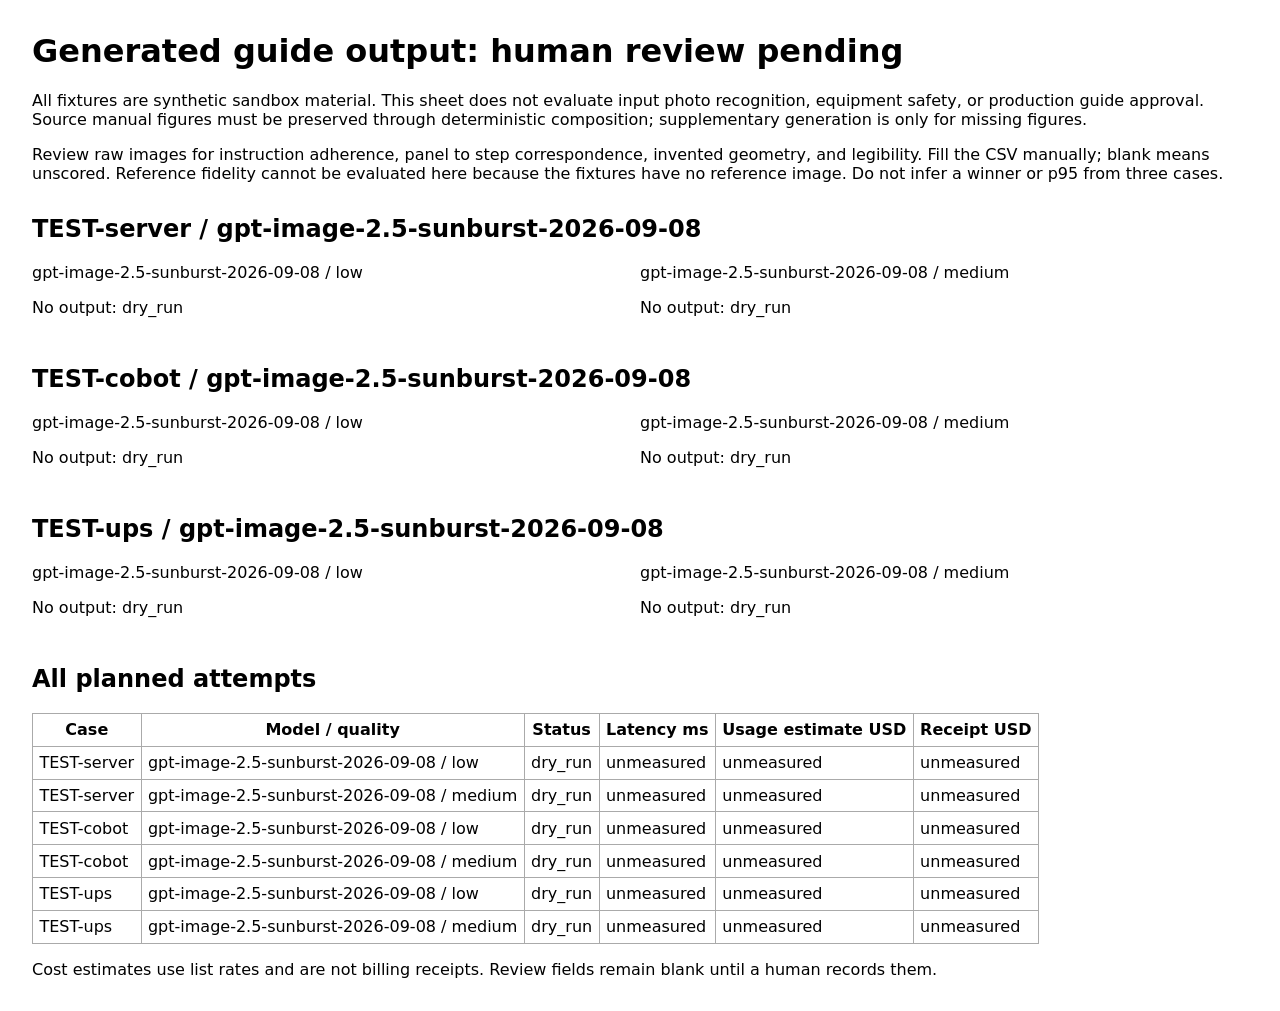
<file: docs/workers/visual/image-quality/preview/human-comparison.html>
<!doctype html><html lang="en"><meta charset="utf-8"><title>HowLens human image comparison</title>
<style>body{font:16px system-ui;margin:2rem;max-width:1200px}section{margin:2rem 0}.pair{display:flex;gap:1rem;flex-wrap:wrap}figure{flex:1;margin:0;min-width:260px}img{width:100%}table{border-collapse:collapse}td,th{border:1px solid #aaa;padding:.4rem}code{overflow-wrap:anywhere}</style>
<h1>Generated guide output: human review pending</h1>
<p>All fixtures are synthetic sandbox material. This sheet does not evaluate input photo recognition, equipment safety, or production guide approval. Source manual figures must be preserved through deterministic composition; supplementary generation is only for missing figures.</p>
<p>Review raw images for instruction adherence, panel to step correspondence, invented geometry, and legibility. Fill the CSV manually; blank means unscored. Reference fidelity cannot be evaluated here because the fixtures have no reference image. Do not infer a winner or p95 from three cases.</p>
<section><h2>TEST-server / gpt-image-2.5-sunburst-2026-09-08</h2><div class="pair"><figure><figcaption>gpt-image-2.5-sunburst-2026-09-08 / low</figcaption><p>No output: dry_run</p></figure><figure><figcaption>gpt-image-2.5-sunburst-2026-09-08 / medium</figcaption><p>No output: dry_run</p></figure></div></section>
<section><h2>TEST-cobot / gpt-image-2.5-sunburst-2026-09-08</h2><div class="pair"><figure><figcaption>gpt-image-2.5-sunburst-2026-09-08 / low</figcaption><p>No output: dry_run</p></figure><figure><figcaption>gpt-image-2.5-sunburst-2026-09-08 / medium</figcaption><p>No output: dry_run</p></figure></div></section>
<section><h2>TEST-ups / gpt-image-2.5-sunburst-2026-09-08</h2><div class="pair"><figure><figcaption>gpt-image-2.5-sunburst-2026-09-08 / low</figcaption><p>No output: dry_run</p></figure><figure><figcaption>gpt-image-2.5-sunburst-2026-09-08 / medium</figcaption><p>No output: dry_run</p></figure></div></section>
<h2>All planned attempts</h2><table><tr><th>Case</th><th>Model / quality</th><th>Status</th><th>Latency ms</th><th>Usage estimate USD</th><th>Receipt USD</th></tr>
<tr><td>TEST-server</td><td>gpt-image-2.5-sunburst-2026-09-08 / low</td><td>dry_run</td><td>unmeasured</td><td>unmeasured</td><td>unmeasured</td></tr>
<tr><td>TEST-server</td><td>gpt-image-2.5-sunburst-2026-09-08 / medium</td><td>dry_run</td><td>unmeasured</td><td>unmeasured</td><td>unmeasured</td></tr>
<tr><td>TEST-cobot</td><td>gpt-image-2.5-sunburst-2026-09-08 / low</td><td>dry_run</td><td>unmeasured</td><td>unmeasured</td><td>unmeasured</td></tr>
<tr><td>TEST-cobot</td><td>gpt-image-2.5-sunburst-2026-09-08 / medium</td><td>dry_run</td><td>unmeasured</td><td>unmeasured</td><td>unmeasured</td></tr>
<tr><td>TEST-ups</td><td>gpt-image-2.5-sunburst-2026-09-08 / low</td><td>dry_run</td><td>unmeasured</td><td>unmeasured</td><td>unmeasured</td></tr>
<tr><td>TEST-ups</td><td>gpt-image-2.5-sunburst-2026-09-08 / medium</td><td>dry_run</td><td>unmeasured</td><td>unmeasured</td><td>unmeasured</td></tr>
</table><p>Cost estimates use list rates and are not billing receipts. Review fields remain blank until a human records them.</p></html>
</file>
<file: docs/presentation/assets/base.css>
/* html-ppt :: base.css — reset + shared tokens + layout primitives */
/* Default tokens. Themes in assets/themes/*.css override the :root block. */
:root {
  --bg: #ffffff;
  --bg-soft: #f7f7f8;
  --surface: #ffffff;
  --surface-2: #f2f2f4;
  --border: rgba(0,0,0,.08);
  --border-strong: rgba(0,0,0,.16);
  --text-1: #111216;
  --text-2: #55596a;
  --text-3: #8a8f9e;
  --accent: #3b6cff;
  --accent-2: #7a5cff;
  --accent-3: #ff5c8a;
  --good: #1aaf6c;
  --warn: #f5a524;
  --bad:  #e0445a;
  --grad: linear-gradient(135deg,#3b6cff,#7a5cff 55%,#ff5c8a);
  --grad-soft: linear-gradient(135deg,#eef2ff,#f5ecff 55%,#ffeef5);
  --radius: 18px;
  --radius-sm: 12px;
  --radius-lg: 26px;
  --shadow: 0 10px 30px rgba(18,24,40,.08), 0 2px 6px rgba(18,24,40,.04);
  --shadow-lg: 0 24px 60px rgba(18,24,40,.14), 0 6px 16px rgba(18,24,40,.06);
  --font-sans: 'Inter','Noto Sans SC',-apple-system,BlinkMacSystemFont,Helvetica,Arial,sans-serif;
  --font-serif: 'Playfair Display','Noto Serif SC',Georgia,serif;
  --font-mono: 'JetBrains Mono','IBM Plex Mono',SFMono-Regular,Menlo,monospace;
  --font-display: var(--font-sans);
  --letter-tight: -.03em;
  --letter-normal: -.01em;
  --ease: cubic-bezier(.4,0,.2,1);
}

*,*::before,*::after{box-sizing:border-box}
html,body{margin:0;padding:0;background:var(--bg);color:var(--text-1);
  font-family:var(--font-sans);font-weight:400;line-height:1.6;
  -webkit-font-smoothing:antialiased;-moz-osx-font-smoothing:grayscale;
  letter-spacing:var(--letter-normal)}
img,svg,video{max-width:100%;display:block}
a{color:var(--accent);text-decoration:none}
a:hover{text-decoration:underline}
code,kbd,pre,samp{font-family:var(--font-mono)}

/* ================= SLIDE SYSTEM ================= */
.deck{position:relative;width:100vw;height:100vh;overflow:hidden;background:var(--bg)}
.slide{
  position:absolute;inset:0;
  display:flex;flex-direction:column;justify-content:center;
  padding:72px 96px;
  box-sizing:border-box;
  opacity:0;pointer-events:none;
  transition:opacity .5s var(--ease), transform .5s var(--ease);
  transform:translateX(30px);
  overflow:hidden;
}
.slide.is-active{opacity:1;pointer-events:auto;transform:translateX(0);z-index:2}
.slide.is-prev{transform:translateX(-30px)}

/* single-page standalone (used when a layout file is opened directly) */
body.single .slide{position:relative;width:100vw;height:100vh;opacity:1;transform:none;pointer-events:auto}

/* ================= TYPOGRAPHY ================= */
.eyebrow{font-size:13px;font-weight:500;letter-spacing:.16em;text-transform:uppercase;color:var(--text-3)}
.kicker{font-size:14px;font-weight:600;color:var(--accent);letter-spacing:.08em;text-transform:uppercase}
h1.title,.h1{font-family:var(--font-display);font-size:72px;line-height:1.05;font-weight:800;letter-spacing:var(--letter-tight);margin:0 0 18px;color:var(--text-1)}
h2.title,.h2{font-family:var(--font-display);font-size:54px;line-height:1.1;font-weight:700;letter-spacing:var(--letter-tight);margin:0 0 14px}
h3,.h3{font-size:32px;line-height:1.2;font-weight:600;letter-spacing:var(--letter-normal);margin:0 0 10px}
h4,.h4{font-size:22px;line-height:1.3;font-weight:600;margin:0 0 8px}
.lede{font-size:22px;line-height:1.55;color:var(--text-2);font-weight:300;max-width:62ch}
.dim{color:var(--text-2)}
.dim2{color:var(--text-3)}
.mono{font-family:var(--font-mono)}
.serif{font-family:var(--font-serif)}
.gradient-text{background:var(--grad);-webkit-background-clip:text;background-clip:text;-webkit-text-fill-color:transparent;color:transparent}

/* ================= LAYOUT PRIMITIVES ================= */
.stack>*+*{margin-top:14px}
.row{display:flex;gap:24px;align-items:center}
.row.wrap{flex-wrap:wrap}
.grid{display:grid;gap:24px}
.g2{grid-template-columns:repeat(2,1fr)}
.g3{grid-template-columns:repeat(3,1fr)}
.g4{grid-template-columns:repeat(4,1fr)}
.center{display:flex;align-items:center;justify-content:center;text-align:center}
.fill{flex:1}
.sp-t{padding-top:24px}.sp-b{padding-bottom:24px}
.mt-s{margin-top:8px}.mt-m{margin-top:18px}.mt-l{margin-top:32px}
.mb-s{margin-bottom:8px}.mb-m{margin-bottom:18px}.mb-l{margin-bottom:32px}

/* ================= CARDS ================= */
.card{background:var(--surface);border:1px solid var(--border);border-radius:var(--radius);
  padding:26px 28px;box-shadow:var(--shadow);position:relative;overflow:hidden}
.card-soft{background:var(--surface-2);border:1px solid var(--border)}
.card-outline{background:transparent;border:1.5px solid var(--border-strong);box-shadow:none}
.card-accent{background:var(--surface);border-top:3px solid var(--accent)}
.card-hover{transition:transform .3s var(--ease),box-shadow .3s var(--ease)}
.card-hover:hover{transform:translateY(-4px);box-shadow:var(--shadow-lg)}

.pill{display:inline-block;padding:4px 12px;border-radius:999px;font-size:12px;font-weight:500;
  background:var(--surface-2);color:var(--text-2);border:1px solid var(--border)}
.pill-accent{background:color-mix(in srgb,var(--accent) 12%,transparent);color:var(--accent);border-color:color-mix(in srgb,var(--accent) 28%,transparent)}

/* ================= BARS / DIVIDERS ================= */
.divider{height:1px;background:var(--border);width:100%}
.divider-accent{height:3px;width:72px;background:var(--accent);border-radius:2px}

/* ================= CHROME (header/footer/progress) ================= */
.deck-header{position:absolute;top:24px;left:40px;right:40px;display:flex;align-items:center;justify-content:space-between;
  font-size:12px;color:var(--text-3);letter-spacing:.12em;text-transform:uppercase;z-index:10;pointer-events:none}
.deck-footer{position:absolute;bottom:24px;left:40px;right:40px;display:flex;align-items:center;justify-content:space-between;
  font-size:12px;color:var(--text-3);z-index:10;pointer-events:none}
.slide-number::before{content:attr(data-current)}
.slide-number::after{content:" / " attr(data-total)}
.progress-bar{position:fixed;left:0;right:0;bottom:0;height:3px;background:transparent;z-index:20}
.progress-bar > span{display:block;height:100%;width:0;background:var(--accent);transition:width .3s var(--ease)}

/* ================= PRESENTER / OVERVIEW ================= */
.notes{display:none!important}
.notes-overlay{position:fixed;inset:auto 0 0 0;max-height:42vh;background:rgba(20,22,30,.95);color:#e8ebf4;
  padding:20px 32px;font-size:16px;line-height:1.6;border-top:1px solid rgba(255,255,255,.1);transform:translateY(100%);
  transition:transform .3s var(--ease);z-index:40;overflow:auto;font-family:var(--font-sans)}
.notes-overlay.open{transform:translateY(0)}
.overview{position:fixed;inset:0;background:rgba(10,12,18,.92);backdrop-filter:blur(12px);z-index:50;
  display:none;padding:40px;overflow:auto}
.overview.open{display:grid;grid-template-columns:repeat(4,1fr);gap:20px;align-content:start}
.overview .thumb{background:var(--surface);border:1px solid var(--border);border-radius:12px;
  aspect-ratio:16/9;overflow:hidden;cursor:pointer;position:relative;color:var(--text-1);padding:16px;
  font-size:11px;transition:transform .2s var(--ease)}
.overview .thumb:hover{transform:scale(1.04)}
.overview .thumb .n{position:absolute;top:8px;left:10px;font-weight:700;font-size:14px;color:var(--text-3)}
.overview .thumb .t{position:absolute;bottom:10px;left:14px;right:14px;font-weight:600;color:var(--text-1)}

/* ================= PRESENTER VIEW ================= */
/* Presenter view opens in a separate popup window (S key).
 * All presenter styles are self-contained in the popup HTML generated by runtime.js.
 * The audience window (this file) is NOT affected — it stays as normal deck view.
 * Only the .notes class below is needed to hide speaker notes from audience. */

/* ================= UTILITY ================= */
.hidden{display:none!important}
.nowrap{white-space:nowrap}
.tr{text-align:right}.tc{text-align:center}.tl{text-align:left}
.uppercase{text-transform:uppercase;letter-spacing:.12em}

/* ================= PRINT ================= */
@media print{
  .slide{position:relative;opacity:1!important;transform:none!important;page-break-after:always;height:100vh}
  .deck-header,.deck-footer,.progress-bar,.notes-overlay,.overview{display:none!important}
}
</file>
<file: docs/presentation/style.css>
:root{--bg:#f3f5f8;--surface:#fff;--surface-2:#eaf0fb;--border:#dce2ed;--border-strong:#bbc7da;--text-1:#101d36;--text-2:#53617a;--text-3:#6d7c95;--accent:#0052ff;--accent-2:#9dd7fc;--mint:#b9f7df;--navy:#101f3d;--navy-deep:#0c1730;--paper:#f8faff;--white:#fff;--on-dark:#b9c9e5;--blue-soft:#e8efff;--shadow:0 20px 65px #10204b17;--shadow-lg:0 32px 80px #0c173030;--radius:20px;--font-sans:'Pretendard','Apple SD Gothic Neo','Noto Sans KR','Malgun Gothic',sans-serif;--font-display:var(--font-sans);--font-mono:'SFMono-Regular',Consolas,monospace}
*{box-sizing:border-box}html,body{width:100%;height:100%;overflow:hidden}body{background:var(--navy-deep)}button{font:inherit;cursor:pointer}button,a{-webkit-tap-highlight-color:transparent}button:focus-visible,a:focus-visible{outline:4px solid var(--accent-2);outline-offset:5px}button:disabled{opacity:.35;cursor:default}button{border:0}figure,p{margin:0}button[aria-pressed=true]{background:var(--accent);color:var(--white)}.deck{position:absolute;width:1600px;height:900px;left:50%;top:calc((100% - 64px)/2);transform:translate(-50%,-50%) scale(var(--deck-scale,1));transform-origin:center;background:var(--surface)}.slide{padding:140px 86px 85px;display:flex;justify-content:flex-start;background:var(--surface);visibility:hidden;transition:opacity .3s ease,transform .3s ease;transform:translateX(16px)}.slide.is-active{visibility:visible}.slide-top{position:absolute;top:40px;left:86px;right:86px;display:flex;align-items:center;gap:40px;height:42px}.brand{font-weight:800;font-size:29px;letter-spacing:-1.2px;display:inline-flex;align-items:center;color:var(--text-1)}.brand>span:last-child{color:var(--accent)}.lens-mark{display:inline-flex;position:relative;width:32px;height:32px;border:3px solid currentColor;border-radius:9px;margin-right:10px;color:var(--accent)}.lens-mark:before,.lens-mark:after{content:'';position:absolute;background:var(--surface);width:15px;height:4px;left:6px;top:-3px}.lens-mark:after{top:auto;bottom:-3px}.lens-mark i{position:absolute;inset:6px;border:2px solid currentColor;border-radius:50%}.section-label{margin-left:auto;font:12px var(--font-mono);letter-spacing:2px;color:var(--text-3)}.page-no{font:14px var(--font-mono);color:var(--text-1)}.page-no>span{color:var(--text-3)}.slide-bottom{position:absolute;bottom:31px;left:86px;right:86px;display:flex;justify-content:space-between;align-items:center;color:var(--text-3);font-size:14px}.slide-bottom>span:last-child{font:11px var(--font-mono);letter-spacing:1.5px}.eyebrow{font-size:18px;font-weight:650;color:var(--text-3);margin-bottom:21px;letter-spacing:.03em}.slide h1,.slide h2{font-weight:760;letter-spacing:-.052em;line-height:1.2;margin:0;word-break:keep-all}.slide h1{font-size:108px}.slide h2{font-size:65px}.lead{font-size:25px;line-height:1.6;letter-spacing:-.02em;color:var(--text-2)}.blue{color:var(--accent)}.mint{color:var(--mint)}
/* Cover: one real photograph and the simplest question. */
.cover{background:var(--accent);color:var(--white)}.cover .brand,.cover .brand>span:last-child,.cover .lens-mark,.closing .brand,.closing .brand>span:last-child,.closing .lens-mark{color:var(--white)}.cover .lens-mark:before,.cover .lens-mark:after,.closing .lens-mark:before,.closing .lens-mark:after{background:var(--accent)}.cover .section-label,.cover .page-no,.cover .page-no>span,.cover .eyebrow,.cover .slide-bottom,.closing .section-label,.closing .page-no,.closing .page-no>span,.closing .slide-bottom{color:var(--blue-soft)}.cover-copy{position:relative;z-index:3;width:710px;padding-top:50px}.cover .eyebrow{font-size:21px;margin-bottom:30px}.cover h1{font-size:104px;line-height:1.23}.cover .period{color:var(--mint)}.cover .lead{color:var(--white);font-size:28px;margin-top:30px;font-weight:450}.journey{display:flex;align-items:center;gap:21px;margin-top:55px;font-size:18px}.journey i{font-style:normal;opacity:.6}.journey b{background:var(--white);color:var(--accent);padding:8px 18px;border-radius:99px;font-weight:700}.cover-photo{position:absolute;right:94px;top:140px;width:490px;height:627px;overflow:hidden;border-radius:210px 210px 24px 24px;box-shadow:var(--shadow-lg)}.cover-photo>img{width:100%;height:100%;object-fit:cover;object-position:50% 73%}.viewfinder{position:absolute;inset:190px 45px 90px}.viewfinder i{width:36px;height:36px;position:absolute;border:3px solid var(--mint)}.viewfinder i:nth-child(1){left:0;top:0;border-right:0;border-bottom:0}.viewfinder i:nth-child(2){right:0;top:0;border-left:0;border-bottom:0}.viewfinder i:nth-child(3){left:0;bottom:0;border-right:0;border-top:0}.viewfinder i:nth-child(4){right:0;bottom:0;border-left:0;border-top:0}.photo-tag{position:absolute;top:39px;left:50%;transform:translateX(-50%);white-space:nowrap;font-size:13px;font-weight:600;background:var(--navy);padding:8px 15px;border-radius:30px}.cover-bubble{position:absolute;right:377px;top:679px;background:var(--white);color:var(--text-1);font-size:28px;font-weight:650;border-radius:22px 22px 3px 22px;padding:22px 29px;box-shadow:var(--shadow-lg);z-index:4;display:flex;gap:13px;align-items:center}.bubble-dot{width:10px;height:10px;border-radius:50%;background:var(--accent)}
/* Problem: the original manual and the object do not share a viewpoint. */
.problem-copy{width:820px;padding-top:22px}.problem h2{font-size:62px}.problem .lead{margin-top:23px}.friction{list-style:none;padding:0;margin:34px 0 0;width:560px}.friction li{display:flex;align-items:center;gap:24px;padding:15px 0;border-top:1px solid var(--border);font-size:23px;font-weight:500}.friction li>span{font:14px var(--font-mono);color:var(--accent)}.problem-visual{position:absolute;right:75px;top:153px;width:627px;height:610px}.manual-page{position:absolute;left:0;top:35px;width:330px;height:463px;border:1px solid var(--border);background:var(--white);box-shadow:var(--shadow);padding:28px;transform:rotate(-7deg);z-index:2}.manual-top{font:10px var(--font-mono);border-bottom:1px solid var(--border);padding-bottom:10px;color:var(--text-3)}.manual-top span{float:right}.manual-page h3{font-size:23px;margin-top:18px}.manual-page>img{height:220px;width:100%;object-fit:contain}.text-lines{display:grid;gap:10px;margin-top:20px}.text-lines i{height:5px;background:var(--border)}.text-lines i:nth-child(2){width:91%}.text-lines i:nth-child(4){width:70%}.manual-page figcaption{margin-top:19px;font:10px var(--font-mono);color:var(--text-3)}.reality-photo{position:absolute;right:0;bottom:10px;width:310px;height:428px;transform:rotate(6deg);border:9px solid var(--white);box-shadow:var(--shadow-lg)}.reality-photo>img{width:100%;height:100%;object-fit:cover;object-position:50% 70%}.reality-photo figcaption{position:absolute;bottom:16px;left:18px;background:var(--white);padding:7px 12px;font-size:13px;border-radius:30px}.gap-question{position:absolute;left:220px;top:105px;background:var(--navy);color:var(--white);border-radius:18px 18px 18px 0;padding:20px 23px;font-size:20px;font-weight:600;z-index:5;transform:rotate(3deg);box-shadow:var(--shadow)}
/* Real, locally saved UR5e response. */
.demo{padding-top:119px;background:var(--paper)}.demo-heading{display:flex;align-items:flex-end;justify-content:space-between}.demo .eyebrow{margin-bottom:13px;font-size:16px}.demo h2{font-size:48px}.replay-badge{display:flex;gap:8px;align-items:center;font-size:13px;color:var(--text-2);padding-bottom:11px}.replay-badge i{width:7px;height:7px;border-radius:50%;background:var(--accent)}.demo-layout{display:grid;grid-template-columns:300px 1fr;gap:37px;margin-top:26px;min-height:0}.demo-context{position:relative}.input-photo{width:177px;height:208px;border-radius:14px;overflow:hidden;margin-left:96px}.input-photo img{width:100%;height:100%;object-fit:cover;object-position:center 66%}.question-bubble{position:relative;background:var(--accent);color:var(--white);font-size:22px;font-weight:650;padding:17px 20px;border-radius:17px 17px 0 17px;margin-top:-17px;margin-left:26px;box-shadow:var(--shadow);width:247px}.response-summary{padding:22px 13px 0}.response-summary>b{font-size:17px;color:var(--accent);font-weight:800}.response-summary p{font-size:22px;line-height:1.55;margin-top:9px;font-weight:500}.response-summary a{display:inline-block;font-size:13px;margin-top:16px;border-bottom:1px solid var(--border-strong);padding-bottom:3px}.demo-result{background:var(--white);border:1px solid var(--border);border-radius:20px;padding:18px 24px 13px;box-shadow:var(--shadow);min-width:0}.result-tabs{display:flex;gap:8px;padding-bottom:17px;border-bottom:1px solid var(--border)}.result-tabs button{background:transparent;color:var(--text-3);padding:9px 18px;font-size:16px;font-weight:650;border-radius:8px}.result-tabs button[aria-selected=true]{background:var(--blue-soft);color:var(--accent)}.scene-view{display:grid;grid-template-columns:350px 1fr;gap:34px;padding-top:21px}.scene-zoom{padding:0;background:var(--bg);position:relative;width:350px;height:350px;border-radius:11px;overflow:hidden}.scene-zoom img{width:100%;height:100%;object-fit:contain}.zoom-hint{position:absolute;right:9px;bottom:10px;background:var(--white);color:var(--text-2);padding:4px 9px;border-radius:6px;font-size:12px;box-shadow:var(--shadow)}.scene-copy{position:relative;padding-top:13px;min-width:0}.scene-kicker{font-size:13px;color:var(--accent);font-weight:650}.scene-number{display:block;font:44px var(--font-mono);color:var(--border-strong);margin-top:13px;margin-bottom:5px}.scene-copy h3{font-size:31px;line-height:1.25;letter-spacing:-.04em;margin:0 0 12px;word-break:keep-all}.scene-copy p{font-size:19px;line-height:1.65;color:var(--text-2);min-height:93px;word-break:keep-all}.scene-pager{display:flex;gap:5px;margin-top:14px}.scene-pager button{width:29px;height:29px;border-radius:6px;font-size:13px;background:var(--bg);color:var(--text-2)}.scene-pager button[aria-pressed=true]{background:var(--accent);color:var(--white)}.text-button{font-size:13px;font-weight:650;color:var(--accent);background:transparent;padding:0;margin-top:13px}.text-button span{padding-left:8px}.result-caption{color:var(--text-3);font-size:11px;margin-top:13px}.demo .slide-bottom{font-size:12px}
/* Differentiation is shown with the actual artifacts. */
.difference{background:var(--navy);color:var(--white);padding-top:129px}.difference .brand,.difference .brand>span:last-child,.difference .lens-mark{color:var(--white)}.difference .lens-mark:before,.difference .lens-mark:after{background:var(--navy)}.difference .section-label,.difference .page-no,.difference .page-no>span,.difference .eyebrow,.difference .slide-bottom{color:var(--on-dark)}.difference .eyebrow{font-size:16px;margin-bottom:14px}.difference h2{font-size:54px}.difference-grid{display:grid;grid-template-columns:repeat(3,1fr);gap:46px;margin-top:32px}.difference-grid article{min-width:0}.feature-visual{height:219px;overflow:hidden;border-radius:12px;background:var(--white);position:relative}.feature-visual>img{width:100%;height:100%;object-fit:cover}.feature-visual.grid-preview>img{object-fit:contain;background:var(--white)}.evidence-preview>img{width:90%;height:167px;margin:19px auto 0;object-fit:contain}.source-label,.source-page{position:absolute;z-index:2;font:9px var(--font-mono);color:var(--text-3)}.source-label{top:12px;left:15px}.source-page{bottom:11px;right:15px}.feature-index{display:block;font:11px var(--font-mono);letter-spacing:1px;color:var(--on-dark);margin:22px 0 10px}.difference-grid h3{font-size:31px;letter-spacing:-.03em;margin-bottom:13px}.difference-grid p{font-size:20px;line-height:1.55;color:var(--on-dark)}.difference .slide-bottom{font-size:12px}
/* System, with a deliberate reading direction. */
.architecture .eyebrow{margin-bottom:19px}.architecture h2{font-size:58px}.architecture-flow{display:flex;align-items:center;gap:17px;margin-top:48px}.flow-node{flex:1;position:relative;background:var(--paper);border:1px solid var(--border);padding:30px 25px 23px;border-radius:15px;min-width:0}.node-step{font:13px var(--font-mono);color:var(--text-3)}.node-icon{display:block;font-size:44px;color:var(--accent);line-height:1.3;margin:10px 0 17px}.flow-node h3{font-size:24px;font-weight:700;margin-bottom:8px;letter-spacing:-.04em;white-space:nowrap}.flow-node p{font-size:18px;color:var(--text-2)}.node-detail{margin-top:29px;padding-top:13px;border-top:1px solid var(--border);color:var(--text-3);font-size:11px;white-space:nowrap}.flow-arrow{font-size:27px;color:var(--border-strong)}.answer-node{background:var(--accent);color:var(--white);border-color:var(--accent)}.answer-node .node-icon,.answer-node .node-step,.answer-node p,.answer-node .node-detail{color:var(--blue-soft)}.answer-node .node-detail{border-color:var(--accent-2)}.implementation-strip{display:grid;grid-template-columns:repeat(3,1fr);margin-top:40px;padding-top:23px;border-top:1px solid var(--border)}.implementation-strip>div{display:flex;flex-direction:column;gap:7px;padding-left:29px;border-left:2px solid var(--accent)}.implementation-strip b{font-size:20px}.implementation-strip span{font-size:15px;color:var(--text-2)}
/* Closing. */
.closing{background:var(--accent);color:var(--white);justify-content:center}.closing-copy{position:relative;z-index:3}.closing .eyebrow{color:var(--blue-soft);font-size:22px}.closing h2{font-size:83px}.closing h2>span{color:var(--mint)}.closing .lead{font-size:28px;color:var(--blue-soft);margin-top:26px}.closing-brand{margin-top:60px}.closing-brand .brand{font-size:48px}.closing-brand .lens-mark{width:47px;height:47px;margin-right:16px}.closing-brand .lens-mark i{inset:12px}.closing-brand .lens-mark:before,.closing-brand .lens-mark:after{left:12px}.closing-tagline{font-size:22px;color:var(--blue-soft);margin-top:9px;margin-left:64px}.closing-mosaic{position:absolute;right:-30px;top:166px;width:515px;display:grid;grid-template-columns:1fr 1fr;gap:16px;transform:rotate(-9deg);opacity:.83}.closing-mosaic img{width:100%;aspect-ratio:1;object-fit:cover;border-radius:18px}.closing-mosaic img:nth-child(even){transform:translateY(60px)}
/* Navigation is outside the slide canvas. */
.presentation-controls{height:64px;position:fixed;bottom:0;left:0;right:0;background:var(--navy-deep);color:var(--white);display:flex;align-items:center;justify-content:space-between;padding:0 26px;gap:15px;z-index:30;font-size:12px;border-top:1px solid var(--navy)}.control-left,.control-center,.control-right{display:flex;gap:10px;align-items:center}.control-brand{font-weight:750;margin-right:7px}.control-count{font:11px var(--font-mono);color:var(--on-dark)}.control-title{margin-left:10px;color:var(--on-dark);font-size:11px}.presentation-controls button{color:var(--on-dark);background:transparent;padding:8px 11px;border-radius:6px;font-size:12px}.presentation-controls button:hover{background:var(--navy);color:var(--white)}#previous,#next{font-size:19px;padding:4px 13px}#timer-toggle{color:var(--white);font-family:var(--font-mono);font-size:15px;min-width:94px}#timer-toggle.running{color:var(--mint)}#timer-toggle.over-time{color:#ffadad}.progress-bar{bottom:64px;height:2px;background:var(--navy);z-index:25}.notes-overlay{bottom:64px;font-size:20px;padding:22px 8%;background:var(--navy-deep);max-height:46vh}.notes-overlay p{margin:.5em 0}.notes-overlay strong{color:var(--mint)}.note-time{color:var(--accent-2);font-family:var(--font-mono)}.overview{background:var(--navy-deep);padding:48px}.overview.open{grid-template-columns:repeat(3,1fr)}.overview .thumb{border-radius:10px}.overview .mini-slide>.slide{visibility:visible}.overview .thumb .t{font-family:var(--font-sans)}[data-preview] .presentation-controls{display:none!important}[data-preview] .deck{top:50%}dialog{border:0;border-radius:20px;padding:24px;background:var(--white);box-shadow:var(--shadow-lg);max-width:min(85vw,850px);max-height:92vh}dialog::backdrop{background:#071121e8}dialog img{max-height:72vh;max-width:100%;margin:auto;object-fit:contain}dialog p{font-size:17px;padding-top:13px;color:var(--text-2);max-width:700px}#close-dialog{position:absolute;top:10px;right:10px;width:36px;height:36px;border-radius:50%;background:var(--navy);color:var(--white);font-size:25px;z-index:2}
@media(max-width:1050px){.control-title{display:none}.presentation-controls{padding:0 13px}.control-left{gap:5px}.control-right{gap:2px}.control-center{gap:2px}}
@media(max-width:650px){.presentation-controls{height:100px;flex-wrap:wrap;justify-content:center;padding:10px;gap:3px 10px}.control-left{display:none}.control-center{order:2}.control-right{justify-content:center;width:100%}.presentation-controls button{font-size:11px}.deck{top:calc((100% - 100px)/2)}.progress-bar{bottom:100px}.notes-overlay{bottom:100px;font-size:16px}.overview{padding:18px}.overview.open{grid-template-columns:1fr}.presentation-controls #timer-reset{padding:7px}.control-center #overview{min-width:110px}}
@media(prefers-reduced-motion:reduce){*,*:before,*:after{animation:none!important;transition:none!important}}
@media print{@page{size:1600px 900px;margin:0}html,body{width:auto;height:auto;overflow:visible;background:var(--white)}.deck{position:static;transform:none;width:1600px;height:auto;overflow:visible}.slide{visibility:visible!important;position:relative;width:1600px;height:900px;break-after:page;opacity:1!important;transform:none!important}.presentation-controls,.progress-bar,.overview,.notes-overlay,dialog{display:none!important}}

.notes-overlay{visibility:hidden;pointer-events:none}.notes-overlay.open{visibility:visible;pointer-events:auto}

.pdf-download{color:var(--on-dark);padding:8px 10px;border-radius:6px;font-size:12px;white-space:nowrap}.pdf-download:hover{background:var(--navy);color:var(--white);text-decoration:none}@media(max-width:650px){.pdf-download{padding:8px 5px;font-size:11px}}
</file>
<file: docs/mockups/reference-ui/style.css>
:root{--blue:#0052ff;--teal:#087f74;--ink:#111827;--muted:#526176;--line:#e2e8f0;--bg:#f8fafc}*{box-sizing:border-box}body{margin:0;background:#eef3fc;color:var(--ink);font-family:Pretendard,-apple-system,BlinkMacSystemFont,"Noto Sans KR",sans-serif;font-size:14px;line-height:1.55}button,input{font:inherit}button{cursor:pointer;border:0;background:none;color:inherit;min-height:48px}button:disabled{opacity:.45;cursor:default}button:focus-visible,input:focus-visible,a:focus-visible{outline:3px solid #14b8a6;outline-offset:3px}::selection{background:#c5d8ff}input{accent-color:var(--blue);caret-color:var(--blue)}svg{width:23px;height:23px;display:block;fill:none;stroke:currentColor;stroke-width:1.8;stroke-linecap:round;stroke-linejoin:round}.app{position:relative;max-width:430px;margin:auto;background:white;min-height:100dvh}header{height:74px;padding:12px 17px;display:flex;align-items:center;justify-content:space-between;background:white;gap:4px}.brand{display:flex;align-items:center;padding:0;font-weight:800;font-size:21px;letter-spacing:-.6px}.brand i{padding:7px;background:var(--blue);border-radius:9px;color:white;margin-right:7px}.brand span,.overview span{color:var(--blue)}.tools{display:flex}.tools button{padding:8px;min-width:38px}.tools svg{width:20px}main{padding:4px 18px 116px}h1,h2,h3,p{margin:0}h2{font-size:24px;line-height:1.35;letter-spacing:-.7px}h3{font-size:18px;line-height:1.4}p{color:var(--muted)}.hero{background:var(--blue);color:white;border-radius:16px;overflow:hidden;position:relative;min-height:256px;display:flex;align-items:center}.hero>div{padding:24px 18px;position:relative;z-index:1;width:65%;background:linear-gradient(90deg,#0052ff 78%,transparent)}.hero h2{font-size:23px}.hero p{color:white;font-size:13px;margin:12px 0 18px;max-width:170px}.hero img{position:absolute;right:0;top:0;width:49%;height:100%;object-fit:cover}.hero button{background:white;color:var(--blue);border-radius:24px;font-weight:700;padding:0 16px;font-size:13px;display:flex;align-items:center;gap:8px}.hero button svg{width:18px}.categories{display:grid;grid-template-columns:repeat(4,1fr);gap:5px;margin:19px 0 24px}.categories button{padding:0;font-size:12px;font-weight:600}.categories i{display:flex;align-items:center;justify-content:center;background:#edf3ff;color:var(--blue);border-radius:50%;width:50px;height:50px;margin:0 auto 7px}.section-head{display:flex;align-items:center;justify-content:space-between;margin-bottom:9px}.section-head button{font-size:12px;color:var(--muted);padding:0 4px}.cards{display:grid;grid-template-columns:1fr 1fr;gap:12px}.card{border:1px solid var(--line);border-radius:13px;overflow:hidden;text-align:left;display:block;padding:0;width:100%}.card img{height:115px;object-fit:cover;width:100%;display:block}.card div{padding:11px}.card strong{font-size:13px;display:block;line-height:1.45}.card small{color:var(--muted);font-size:11px}.note{font-size:12px;color:var(--muted);margin-top:18px}.demo{font-size:12px;color:var(--teal);background:#e7f8f5;border-radius:7px;padding:7px 10px;display:inline-block;margin-bottom:15px}nav{position:fixed;bottom:0;left:50%;transform:translateX(-50%);max-width:430px;width:100%;background:white;display:grid;grid-template-columns:repeat(5,1fr);align-items:end;padding:10px 8px max(12px,env(safe-area-inset-bottom));border-top:1px solid #e7ecf4;z-index:5}nav button{display:flex;flex-direction:column;align-items:center;gap:5px;font-size:11px;color:#64748b;padding:0;min-height:52px}nav button.active{color:var(--blue);font-weight:700}nav .camera-nav b{display:flex;width:60px;height:60px;background:var(--blue);color:white;border:5px solid white;border-radius:50%;align-items:center;justify-content:center;margin-top:-26px}nav .camera-nav{color:var(--blue)}.primary,.secondary{width:100%;border-radius:12px;font-weight:650;padding:12px;margin-top:12px;min-height:50px}.primary{background:var(--blue);color:white}.secondary{border:1px solid var(--line);background:white;color:var(--blue)}.page-title{display:flex;gap:10px;align-items:center;margin-bottom:14px}.page-title button{padding:8px}.full-photo{width:100%;max-height:360px;object-fit:contain;background:#101827;border-radius:14px;display:block;margin:14px 0}.callout{padding:16px;background:#eff5ff;border-radius:12px;margin:16px 0}.callout p{font-size:13px}.camera-page{background:#080e1a;color:white;position:fixed;inset:0;max-width:430px;margin:auto;z-index:10;display:flex;flex-direction:column;padding:18px}.camera-page .page-title{justify-content:space-between}.camera-page p{color:#dde6f6;font-size:13px;text-align:center}.viewport{flex:1;min-height:160px;position:relative;margin:20px 0}.viewport video{height:100%;width:100%;position:absolute;object-fit:contain}.focus{position:absolute;inset:18%;border:2px solid #367cff;border-radius:16px;pointer-events:none}.shutter{width:72px;height:72px;border:4px solid white;border-radius:50%;background:white;box-shadow:inset 0 0 0 4px #080e1a;margin:20px auto;display:block}.camera-page .secondary{background:#182132;border:0;color:white}.camera-page .demo{align-self:center}.search{width:100%;padding:13px;border:1px solid var(--line);border-radius:12px;margin:15px 0}.filters{display:flex;overflow:auto;gap:8px;margin-bottom:18px}.filters button{white-space:nowrap;border:1px solid var(--line);padding:0 14px;border-radius:24px}.filters .selected{color:white;background:var(--blue);border-color:var(--blue)}.list-item{display:block;width:100%;text-align:left;padding:16px 4px;border-bottom:1px solid var(--line)}.progress{width:100%;accent-color:var(--blue);height:7px;margin:6px 0 20px}.check{display:flex;align-items:center;gap:12px;min-height:52px;margin:10px 0}.check input{width:22px;height:22px}.bubble{background:#f0f4fa;border-radius:12px;padding:15px;margin:14px 0}.bubble.user{background:var(--blue);color:white;margin-left:35px}.overview{display:none}.step-count{color:var(--blue);font-size:13px}.row{display:flex;gap:12px}.row>*{flex:1}.sheet{border:1px solid var(--line);border-radius:20px;padding:20px;margin-top:18px}.spinner{width:44px;height:44px;border:4px solid #dce8ff;border-top-color:var(--blue);border-radius:50%;animation:spin 1s linear infinite;margin:22px auto}@keyframes spin{to{transform:rotate(360deg)}}@media(prefers-reduced-motion:reduce){.spinner{animation:none}}@media(min-width:850px){body{display:flex;align-items:flex-start;justify-content:center;gap:90px;padding:36px}.app{width:430px;margin:0;border-radius:24px;min-height:850px;box-shadow:0 16px 70px #18366318;overflow:hidden}nav{left:auto;transform:none;border-radius:0 0 24px 24px;bottom:0}.overview{display:block;width:330px;padding-top:80px}.overview h1{font-size:46px;letter-spacing:-2px}.overview h2{font-size:48px;margin:38px 0 22px}.overview p{font-size:17px}.overview ol{padding:0 0 0 20px;line-height:2.6;margin-top:28px}.overview .note{font-size:12px}.camera-page{left:auto;right:auto;width:430px}.card img{height:126px}}@media(max-width:340px){header{padding:10px 12px}.brand{font-size:18px}.brand i{margin-right:5px;padding:5px}.tools button{padding:7px;min-width:34px}main{padding-left:14px;padding-right:14px}.hero h2{font-size:21px}.hero>div{padding:22px 14px;width:70%}.hero p{max-width:148px}.hero button{padding:0 12px;font-size:12px}.cards{gap:8px}.card div{padding:9px}.card strong{font-size:12px}}

/* Bounded review corrections: full-size targets, corner guides, desktop shell. */
.tools button{width:48px;min-width:48px;padding:13px}.tools svg{width:21px}.focus{border:0;border-radius:0;background:linear-gradient(#367cff,#367cff) left top/28px 3px no-repeat,linear-gradient(#367cff,#367cff) left top/3px 28px no-repeat,linear-gradient(#367cff,#367cff) right top/28px 3px no-repeat,linear-gradient(#367cff,#367cff) right top/3px 28px no-repeat,linear-gradient(#367cff,#367cff) left bottom/28px 3px no-repeat,linear-gradient(#367cff,#367cff) left bottom/3px 28px no-repeat,linear-gradient(#367cff,#367cff) right bottom/28px 3px no-repeat,linear-gradient(#367cff,#367cff) right bottom/3px 28px no-repeat}nav[hidden]{display:none}
@media(max-width:340px){.brand{font-size:17px;letter-spacing:-.7px}.brand i{padding:5px}.brand svg{width:19px;height:19px}.tools button{width:48px;min-width:48px;padding:13px}}
@media(min-width:850px){.app{height:calc(100dvh - 72px);min-height:700px;display:flex;flex-direction:column}main{overflow:auto;flex:1;padding-bottom:35px}header{flex-shrink:0}nav{position:relative;flex-shrink:0;left:auto;bottom:auto;border-radius:0;max-width:none;padding-top:14px}.camera-page{top:36px;bottom:36px;border-radius:24px}}

/* R3: the registered catalog is the entry to equipment capture. */
.equipment-hint{font-size:13px;margin-bottom:12px}.equipment-list{display:grid;gap:10px}.equipment{display:flex;align-items:center;gap:12px;width:100%;min-height:76px;padding:14px;border:1px solid var(--line);border-radius:13px;text-align:left;background:white}.equipment>i{padding:12px;border-radius:10px;background:#edf3ff;color:var(--blue);flex-shrink:0}.equipment>span{flex:1;min-width:0}.equipment strong{display:block;font-size:15px;overflow-wrap:anywhere}.equipment small{display:block;font-size:12px;color:var(--muted);margin-top:3px}.equipment>svg{color:var(--blue);flex-shrink:0}.equipment:hover{background:#f5f8ff}.selected-equipment{font-size:13px;color:var(--blue);margin-bottom:12px}.camera-page .selected-equipment{color:white}
</file>
